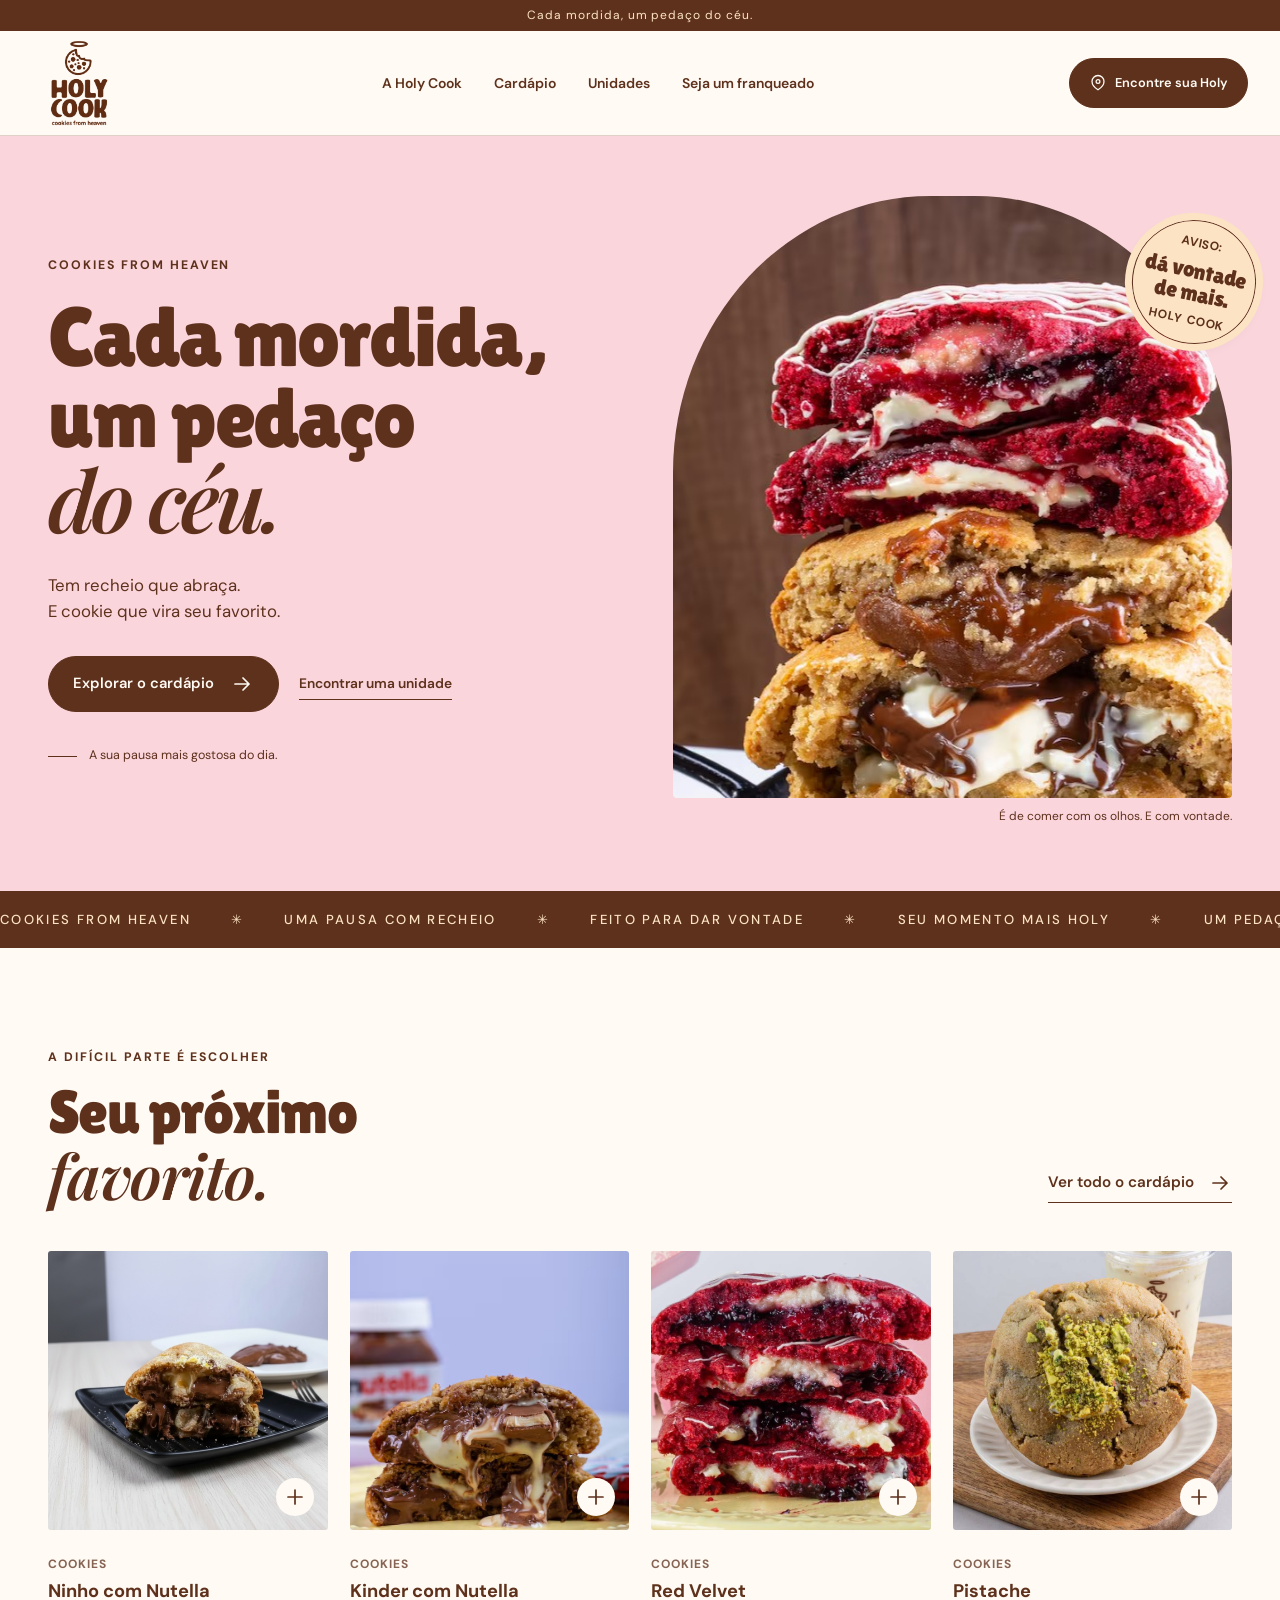
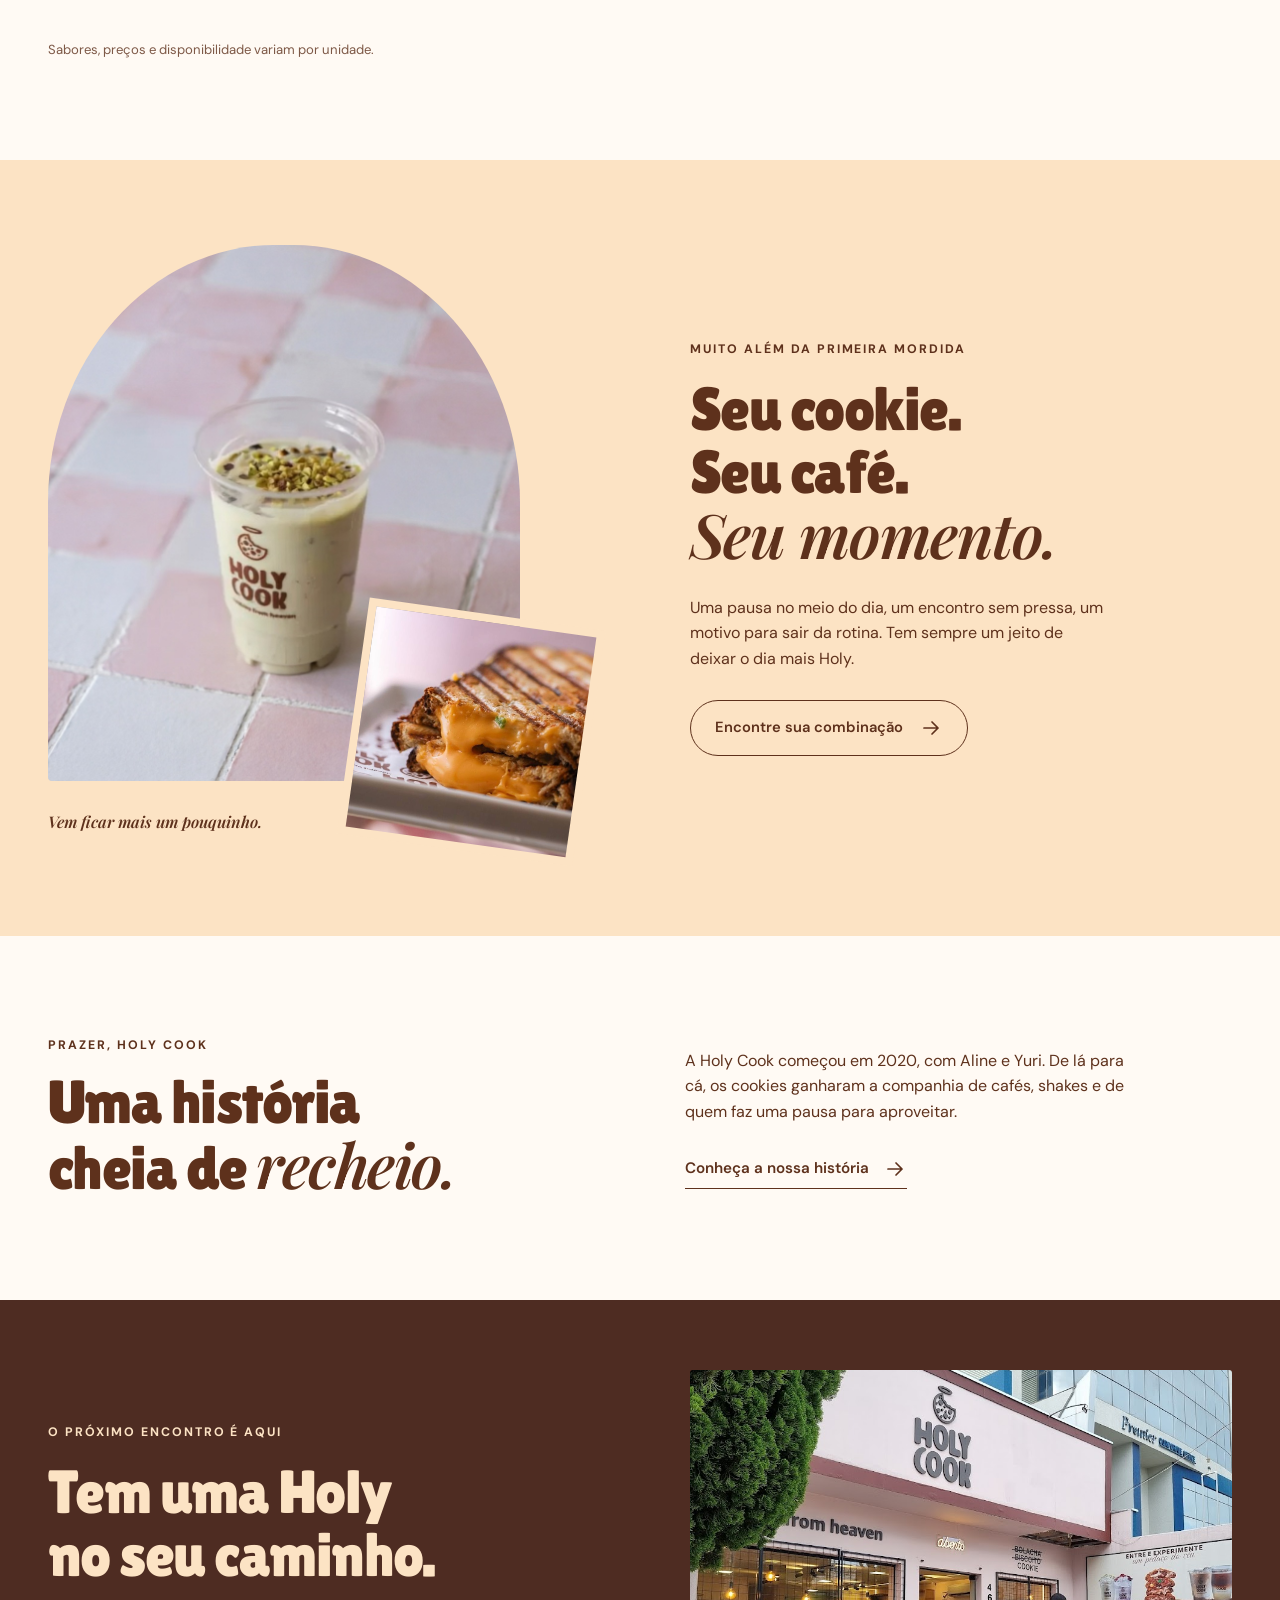
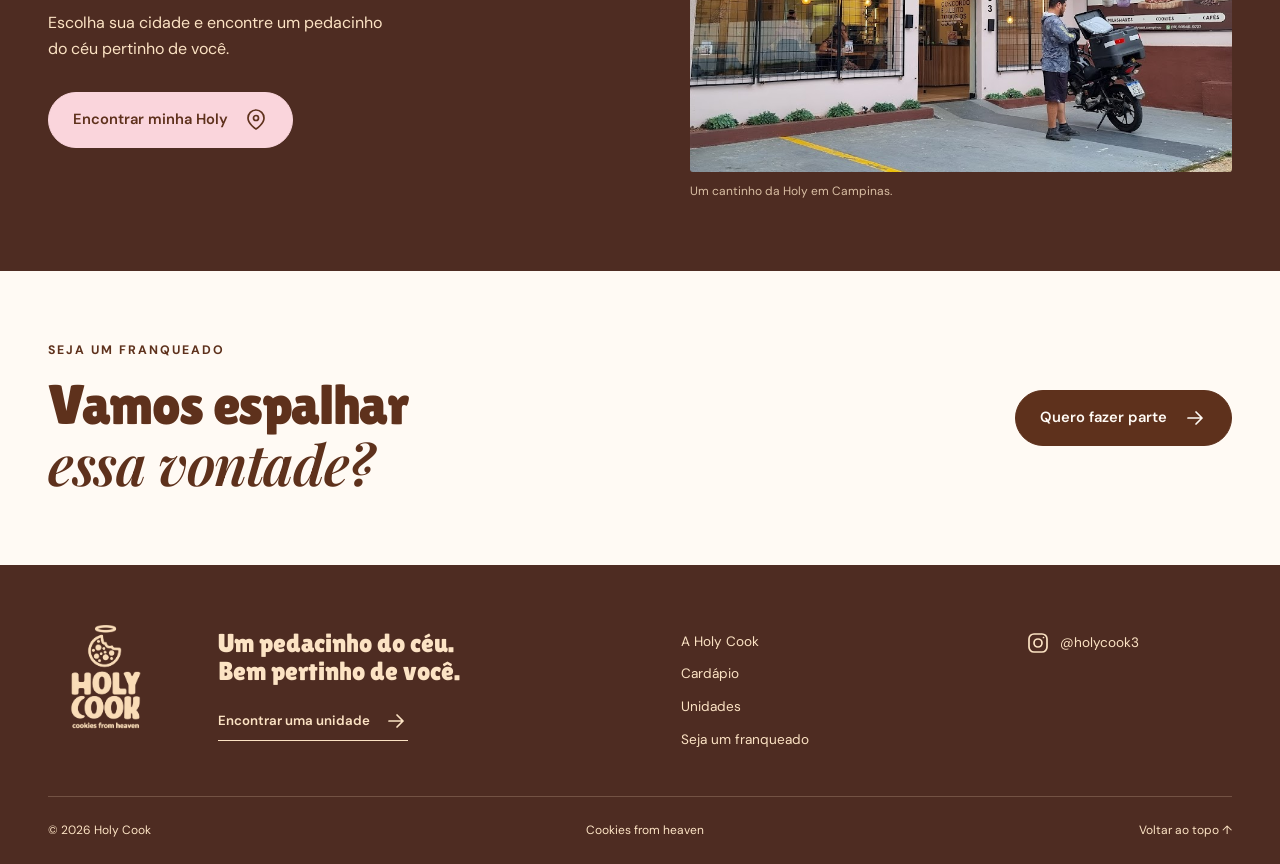
<file: index.html>
<!doctype html><html lang="pt-BR"><head><meta charset="utf-8"><meta name="viewport" content="width=device-width,initial-scale=1"><meta name="theme-color" content="#FAD5DC"><meta name="description" content="Cookies, shakes e pausas cheias de sabor. Conheça a Holy Cook, explore o cardápio e encontre sua unidade."><meta name="robots" content="noindex,nofollow"><title>Início | Holy Cook</title><link rel="icon" type="image/svg+xml" href="./assets/favicon.svg"><link rel="stylesheet" href="./assets/style.css"><script defer src="./assets/data.js"></script><script defer src="./assets/app.js"></script></head><body data-page="home" data-base="./"><a class="skip-link" href="#conteudo">Pular para o conteúdo</a><div class="top-note">Cada mordida, um pedaço do céu.</div><header class="site-header"><div class="header-inner"><a class="brand" href="./" aria-label="Holy Cook, início"><img class="brand-image" src="./assets/images/01_marca/logo-holy-cook-marrom-transparente.png" alt="Holy Cook — cookies from heaven" fetchpriority="high" loading="eager" decoding="async"></a><button class="menu-toggle" aria-label="Abrir menu" aria-expanded="false" aria-controls="main-nav"><svg class="icon " width="24" height="24" viewBox="0 0 24 24" fill="none" stroke="currentColor" stroke-width="1.7" stroke-linecap="round" stroke-linejoin="round" aria-hidden="true"><path d="M4 7h16M4 12h16M4 17h16"/></svg></button><nav id="main-nav" aria-label="Navegação principal"><a href="./a-holy-cook/"  class="">A Holy Cook</a><a href="./cardapio/"  class="">Cardápio</a><a href="./unidades/"  class="">Unidades</a><a href="./seja-um-franqueado/"  class="nav-franchise">Seja um franqueado<svg class="icon " width="24" height="24" viewBox="0 0 24 24" fill="none" stroke="currentColor" stroke-width="1.7" stroke-linecap="round" stroke-linejoin="round" aria-hidden="true"><path d="M5 12h14m-6-6 6 6-6 6"/></svg></a></nav><a class="button header-order" href="./unidades/"><svg class="icon " width="24" height="24" viewBox="0 0 24 24" fill="none" stroke="currentColor" stroke-width="1.7" stroke-linecap="round" stroke-linejoin="round" aria-hidden="true"><path d="M20 10c0 6-8 11-8 11S4 16 4 10a8 8 0 1 1 16 0Z"/><circle cx="12" cy="10" r="2.5"/></svg> Encontre sua Holy</a></div></header><main id="conteudo"><section class="hero"><div class="container hero-grid"><div class="hero-copy"><p class="eyebrow">Cookies from heaven</p><h1>Cada mordida,<br>um pedaço<br><span>do céu.</span></h1><p class="hero-description">Tem recheio que abraça.<br> E cookie que vira seu favorito.</p><div class="hero-actions"><a class="button" href="./cardapio/">Explorar o cardápio <svg class="icon " width="24" height="24" viewBox="0 0 24 24" fill="none" stroke="currentColor" stroke-width="1.7" stroke-linecap="round" stroke-linejoin="round" aria-hidden="true"><path d="M5 12h14m-6-6 6 6-6 6"/></svg></a><a class="text-link" href="./unidades/">Encontrar uma unidade</a></div><div class="hero-footnote"><span class="small-line"></span> A sua pausa mais gostosa do dia.</div></div><div class="hero-visual"><img class="hero-photo" src="./assets/images/02_home_e_experiencia/cookies-empilhados.jpg" alt="Cookies abertos e empilhados, com recheios de chocolate e creme à vista" fetchpriority="high" loading="eager" decoding="async"><div class="round-sticker" aria-hidden="true"><span>AVISO:</span><strong>dá vontade<br>de mais.</strong><span>HOLY COOK</span></div><span class="photo-caption">É de comer com os olhos. E com vontade.</span></div></div></section><div class="ribbon" aria-hidden="true"><div class="ribbon-track"><div class="ribbon-group"><span>COOKIES FROM HEAVEN</span><span>✳</span><span>UMA PAUSA COM RECHEIO</span><span>✳</span><span>FEITO PARA DAR VONTADE</span><span>✳</span><span>SEU MOMENTO MAIS HOLY</span><span>✳</span><span>UM PEDAÇO DO CÉU</span><span>✳</span></div><div class="ribbon-group"><span>COOKIES FROM HEAVEN</span><span>✳</span><span>UMA PAUSA COM RECHEIO</span><span>✳</span><span>FEITO PARA DAR VONTADE</span><span>✳</span><span>SEU MOMENTO MAIS HOLY</span><span>✳</span><span>UM PEDAÇO DO CÉU</span><span>✳</span></div></div></div><section class="section container"><div class="section-heading"><div><p class="eyebrow">A difícil parte é escolher</p><h2>Seu próximo<br><span class="serif">favorito.</span></h2></div><a class="text-link" href="./cardapio/">Ver todo o cardápio <svg class="icon " width="24" height="24" viewBox="0 0 24 24" fill="none" stroke="currentColor" stroke-width="1.7" stroke-linecap="round" stroke-linejoin="round" aria-hidden="true"><path d="M5 12h14m-6-6 6 6-6 6"/></svg></a></div><div class="product-grid featured-grid"><article class="product-card " data-category="Cookies" data-name="Cookie Ninho com Nutella"><button class="product-open" data-product="cookie-ninho-com-nutella" aria-label="Ver detalhes de Cookie Ninho com Nutella"><div class="product-photo"><img src="./assets/images/03_cardapio/01_cookies/cookie-ninho-com-nutella.jpg" alt="Cookie Ninho com Nutella" loading="lazy" decoding="async"><span class="product-plus"><svg class="icon " width="24" height="24" viewBox="0 0 24 24" fill="none" stroke="currentColor" stroke-width="1.7" stroke-linecap="round" stroke-linejoin="round" aria-hidden="true"><path d="M12 5v14M5 12h14"/></svg></span></div><div class="product-info"><span class="eyebrow">Cookies</span><h3>Ninho com Nutella</h3><span class="product-discover">Conhecer <svg class="icon " width="24" height="24" viewBox="0 0 24 24" fill="none" stroke="currentColor" stroke-width="1.7" stroke-linecap="round" stroke-linejoin="round" aria-hidden="true"><path d="M5 12h14m-6-6 6 6-6 6"/></svg></span></div></button></article><article class="product-card " data-category="Cookies" data-name="Cookie Kinder com Nutella"><button class="product-open" data-product="cookie-kinder-com-nutella" aria-label="Ver detalhes de Cookie Kinder com Nutella"><div class="product-photo"><img src="./assets/images/03_cardapio/01_cookies/cookie-kinder-com-nutella.jpg" alt="Cookie Kinder com Nutella" loading="lazy" decoding="async"><span class="product-plus"><svg class="icon " width="24" height="24" viewBox="0 0 24 24" fill="none" stroke="currentColor" stroke-width="1.7" stroke-linecap="round" stroke-linejoin="round" aria-hidden="true"><path d="M12 5v14M5 12h14"/></svg></span></div><div class="product-info"><span class="eyebrow">Cookies</span><h3>Kinder com Nutella</h3><span class="product-discover">Conhecer <svg class="icon " width="24" height="24" viewBox="0 0 24 24" fill="none" stroke="currentColor" stroke-width="1.7" stroke-linecap="round" stroke-linejoin="round" aria-hidden="true"><path d="M5 12h14m-6-6 6 6-6 6"/></svg></span></div></button></article><article class="product-card " data-category="Cookies" data-name="Cookie Red Velvet"><button class="product-open" data-product="cookie-red-velvet" aria-label="Ver detalhes de Cookie Red Velvet"><div class="product-photo"><img src="./assets/images/03_cardapio/01_cookies/cookie-red-velvet.jpg" alt="Cookie Red Velvet" loading="lazy" decoding="async"><span class="product-plus"><svg class="icon " width="24" height="24" viewBox="0 0 24 24" fill="none" stroke="currentColor" stroke-width="1.7" stroke-linecap="round" stroke-linejoin="round" aria-hidden="true"><path d="M12 5v14M5 12h14"/></svg></span></div><div class="product-info"><span class="eyebrow">Cookies</span><h3>Red Velvet</h3><span class="product-discover">Conhecer <svg class="icon " width="24" height="24" viewBox="0 0 24 24" fill="none" stroke="currentColor" stroke-width="1.7" stroke-linecap="round" stroke-linejoin="round" aria-hidden="true"><path d="M5 12h14m-6-6 6 6-6 6"/></svg></span></div></button></article><article class="product-card " data-category="Cookies" data-name="Cookie Pistache"><button class="product-open" data-product="cookie-pistache" aria-label="Ver detalhes de Cookie Pistache"><div class="product-photo"><img src="./assets/images/03_cardapio/01_cookies/cookie-pistache.jpg" alt="Cookie Pistache" loading="lazy" decoding="async"><span class="product-plus"><svg class="icon " width="24" height="24" viewBox="0 0 24 24" fill="none" stroke="currentColor" stroke-width="1.7" stroke-linecap="round" stroke-linejoin="round" aria-hidden="true"><path d="M12 5v14M5 12h14"/></svg></span></div><div class="product-info"><span class="eyebrow">Cookies</span><h3>Pistache</h3><span class="product-discover">Conhecer <svg class="icon " width="24" height="24" viewBox="0 0 24 24" fill="none" stroke="currentColor" stroke-width="1.7" stroke-linecap="round" stroke-linejoin="round" aria-hidden="true"><path d="M5 12h14m-6-6 6 6-6 6"/></svg></span></div></button></article></div><p class="quiet-note">Sabores, preços e disponibilidade variam por unidade.</p></section><section class="experience-section"><div class="container experience-grid"><div class="experience-images"><img class="experience-main" src="./assets/images/03_cardapio/02_shakes/milkshake-de-pistache.jpg" alt="Milkshake de Pistache da Holy Cook" loading="lazy" decoding="async"><img class="experience-small" src="./assets/images/03_cardapio/05_lanches/queijo-quente.jpg" alt="Queijo quente da Holy Cook" loading="lazy" decoding="async"><span class="image-label">Vem ficar mais um pouquinho.</span></div><div class="experience-copy"><p class="eyebrow">Muito além da primeira mordida</p><h2>Seu cookie.<br> Seu café.<br><span class="serif">Seu momento.</span></h2><p>Uma pausa no meio do dia, um encontro sem pressa, um motivo para sair da rotina. Tem sempre um jeito de deixar o dia mais Holy.</p><a class="button button-outline" href="./cardapio/">Encontre sua combinação <svg class="icon " width="24" height="24" viewBox="0 0 24 24" fill="none" stroke="currentColor" stroke-width="1.7" stroke-linecap="round" stroke-linejoin="round" aria-hidden="true"><path d="M5 12h14m-6-6 6 6-6 6"/></svg></a></div></div></section><section class="section container story-teaser"><div><p class="eyebrow">Prazer, Holy Cook</p><h2>Uma história<br>cheia de <span class="serif">recheio.</span></h2></div><div><p>A Holy Cook começou em 2020, com Aline e Yuri. De lá para cá, os cookies ganharam a companhia de cafés, shakes e de quem faz uma pausa para aproveitar.</p><a class="text-link" href="./a-holy-cook/">Conheça a nossa história <svg class="icon " width="24" height="24" viewBox="0 0 24 24" fill="none" stroke="currentColor" stroke-width="1.7" stroke-linecap="round" stroke-linejoin="round" aria-hidden="true"><path d="M5 12h14m-6-6 6 6-6 6"/></svg></a></div></section><section class="location-teaser"><div class="container location-grid"><div><p class="eyebrow">O próximo encontro é aqui</p><h2>Tem uma Holy<br>no seu caminho.</h2><p>Escolha sua cidade e encontre um pedacinho do céu pertinho de você.</p><a class="button button-light" href="./unidades/">Encontrar minha Holy <svg class="icon " width="24" height="24" viewBox="0 0 24 24" fill="none" stroke="currentColor" stroke-width="1.7" stroke-linecap="round" stroke-linejoin="round" aria-hidden="true"><path d="M20 10c0 6-8 11-8 11S4 16 4 10a8 8 0 1 1 16 0Z"/><circle cx="12" cy="10" r="2.5"/></svg></a></div><figure><img class="" src="./assets/images/04_unidades/campinas-fachada-conego-nery.jpg" alt="Fachada da Holy Cook na Rua Cônego Nery, em Campinas" loading="lazy" decoding="async"><figcaption>Um cantinho da Holy em Campinas.</figcaption></figure></div></section><section class="franchise-strip container"><div><p class="eyebrow">Seja um franqueado</p><h2>Vamos espalhar<br><span class="serif">essa vontade?</span></h2></div><a class="button" href="./seja-um-franqueado/">Quero fazer parte <svg class="icon " width="24" height="24" viewBox="0 0 24 24" fill="none" stroke="currentColor" stroke-width="1.7" stroke-linecap="round" stroke-linejoin="round" aria-hidden="true"><path d="M5 12h14m-6-6 6 6-6 6"/></svg></a></section></main><footer class="site-footer"><div class="container footer-main"><a class="footer-brand" href="./"><img class="brand-image" src="./assets/images/01_marca/logo-holy-cook-creme-transparente.png" alt="Holy Cook — cookies from heaven" fetchpriority="high" loading="eager" decoding="async"></a><div><p class="footer-title">Um pedacinho do céu.<br>Bem pertinho de você.</p><a class="text-link" href="./unidades/">Encontrar uma unidade <svg class="icon " width="24" height="24" viewBox="0 0 24 24" fill="none" stroke="currentColor" stroke-width="1.7" stroke-linecap="round" stroke-linejoin="round" aria-hidden="true"><path d="M5 12h14m-6-6 6 6-6 6"/></svg></a></div><nav aria-label="Navegação do rodapé"><a href="./a-holy-cook/">A Holy Cook</a><a href="./cardapio/">Cardápio</a><a href="./unidades/">Unidades</a><a href="./seja-um-franqueado/">Seja um franqueado</a></nav><a class="social-link" href="https://www.instagram.com/holycook3/" target="_blank" rel="noopener noreferrer" aria-label="Holy Cook no Instagram (abre em nova aba)"><svg class="icon " width="24" height="24" viewBox="0 0 24 24" fill="none" stroke="currentColor" stroke-width="1.7" stroke-linecap="round" stroke-linejoin="round" aria-hidden="true"><rect x="3" y="3" width="18" height="18" rx="5"/><circle cx="12" cy="12" r="4"/><path d="M17.5 6.5h.01"/></svg> @holycook3</a></div><div class="container footer-bottom"><span>© 2026 Holy Cook</span><span>Cookies from heaven</span><button class="plain-button" data-top>Voltar ao topo ↑</button></div></footer><dialog id="product-dialog" aria-labelledby="product-title"><button class="dialog-close" aria-label="Fechar detalhes"><svg class="icon " width="24" height="24" viewBox="0 0 24 24" fill="none" stroke="currentColor" stroke-width="1.7" stroke-linecap="round" stroke-linejoin="round" aria-hidden="true"><path d="m6 6 12 12M6 18 18 6"/></svg></button><div id="product-detail"><h2 id="product-title">Detalhes do produto</h2></div></dialog><div id="toast" class="toast" role="status" aria-live="polite"></div></body></html>
</file>
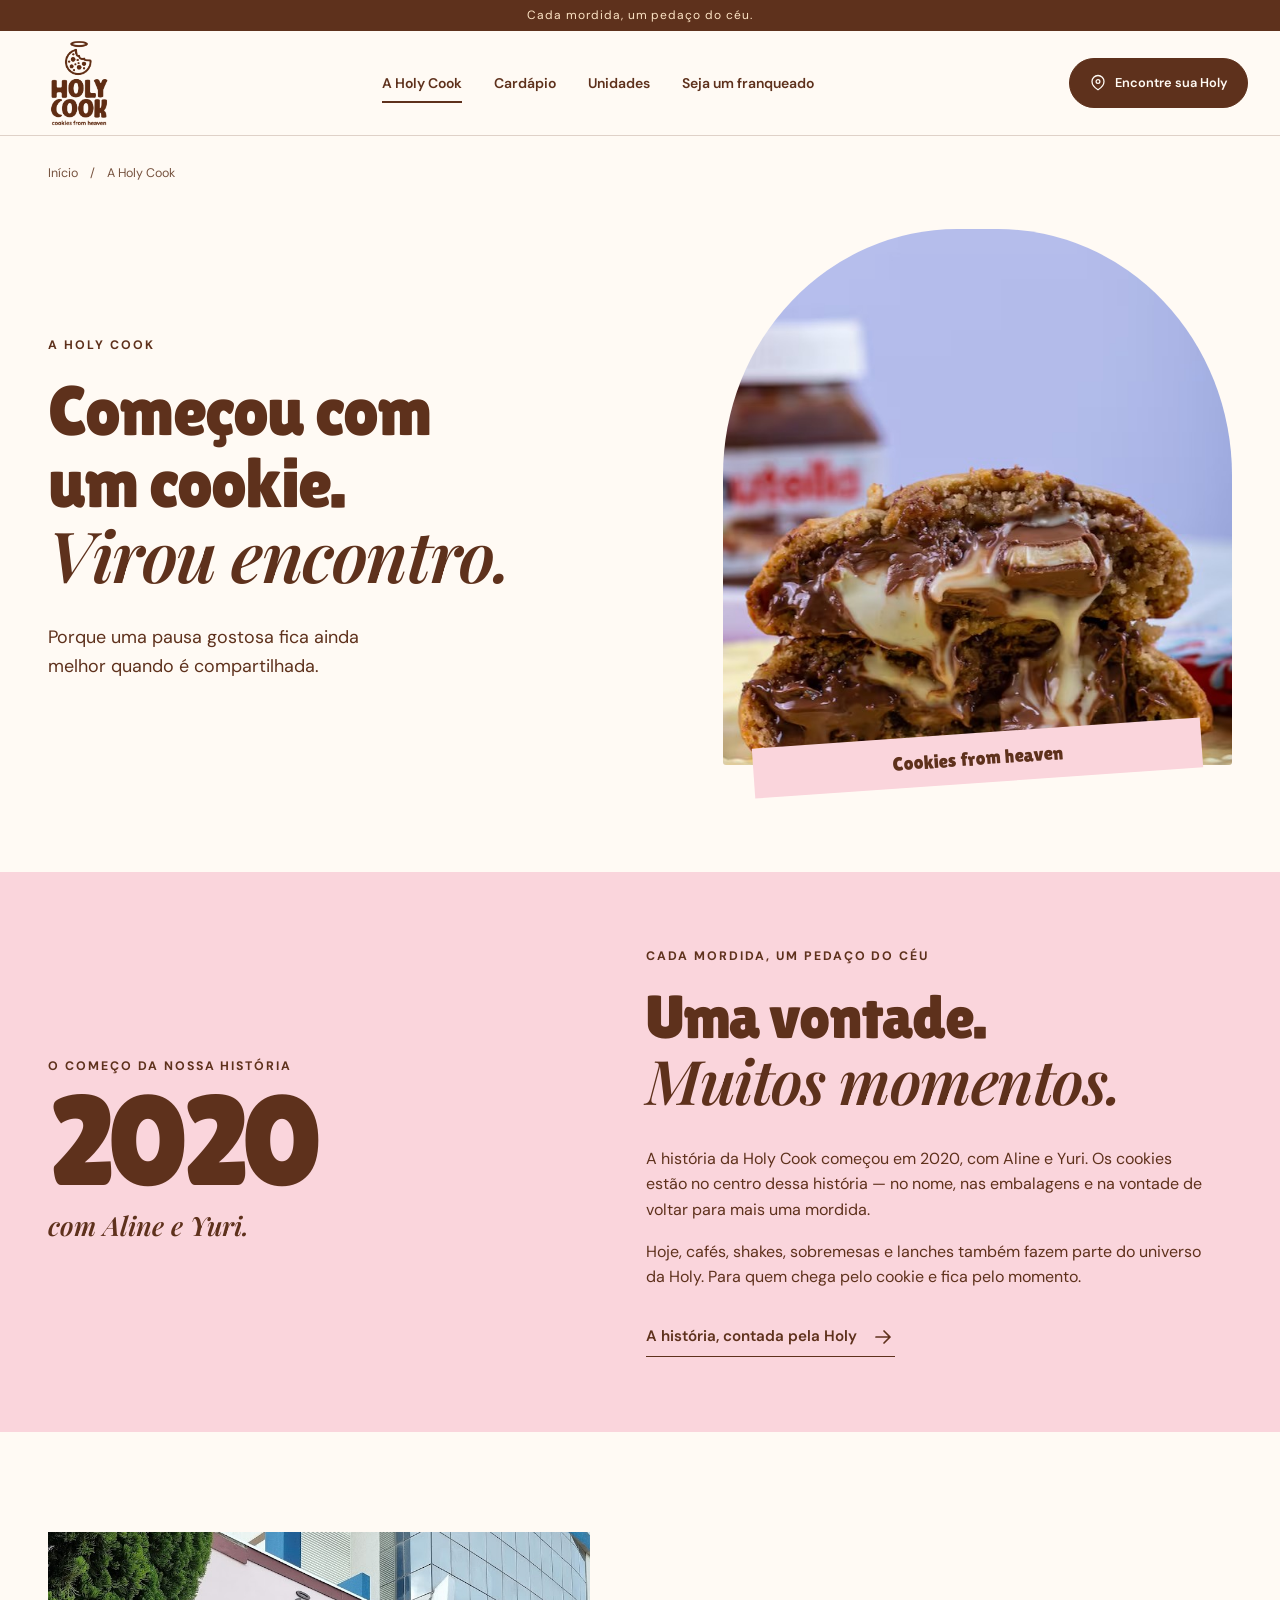
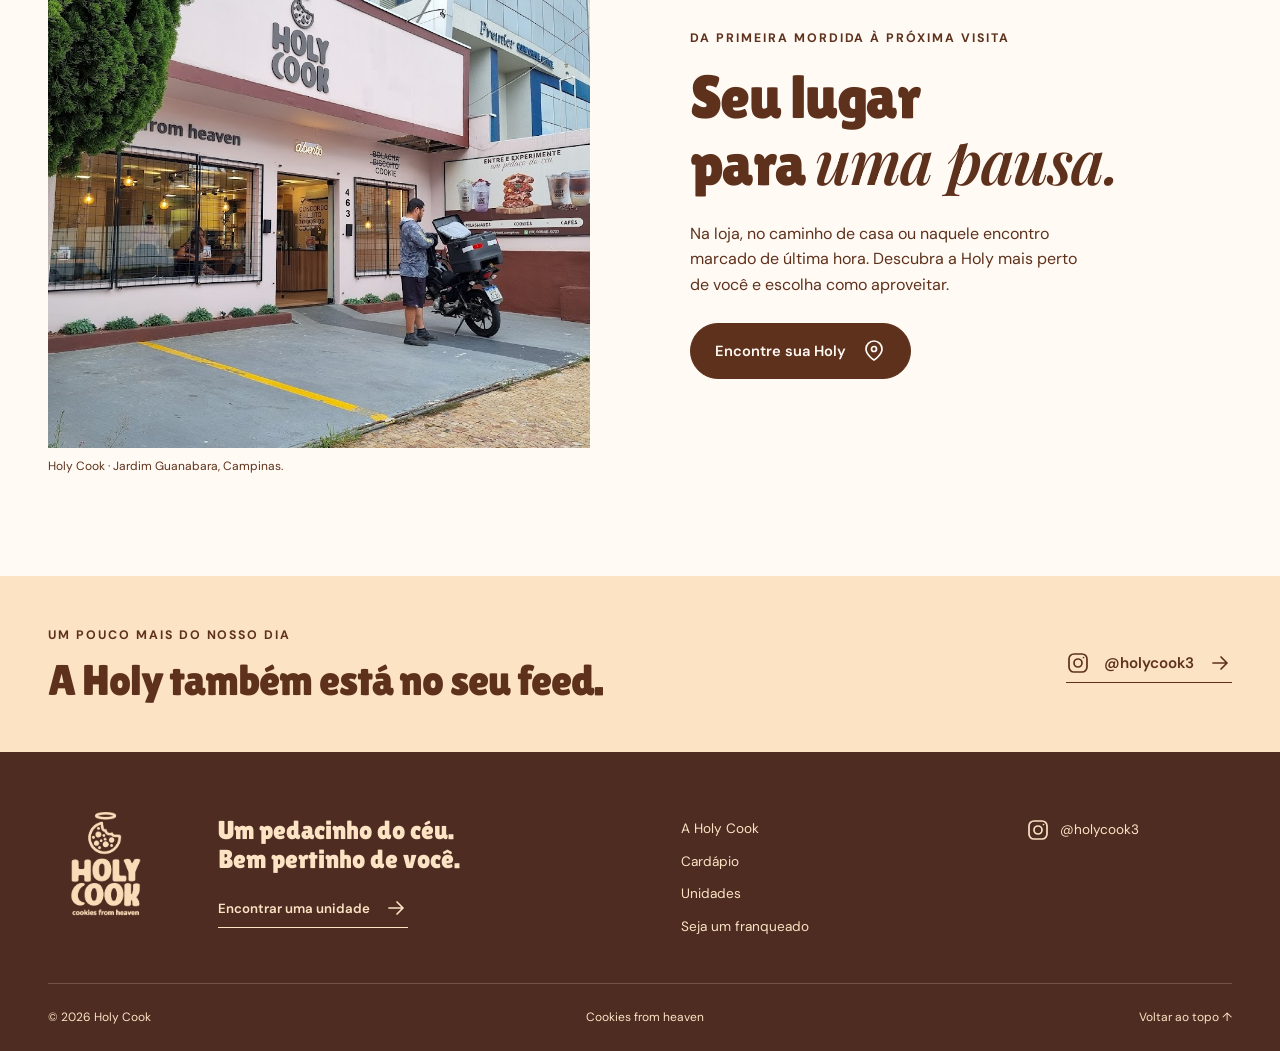
<file: a-holy-cook/index.html>
<!doctype html><html lang="pt-BR"><head><meta charset="utf-8"><meta name="viewport" content="width=device-width,initial-scale=1"><meta name="theme-color" content="#FAD5DC"><meta name="description" content="Conheça a história e o universo da Holy Cook. Cada mordida, um pedaço do céu."><meta name="robots" content="noindex,nofollow"><title>A Holy Cook | Holy Cook</title><link rel="icon" type="image/svg+xml" href="../assets/favicon.svg"><link rel="stylesheet" href="../assets/style.css"><script defer src="../assets/data.js"></script><script defer src="../assets/app.js"></script></head><body data-page="a-holy-cook" data-base="../"><a class="skip-link" href="#conteudo">Pular para o conteúdo</a><div class="top-note">Cada mordida, um pedaço do céu.</div><header class="site-header"><div class="header-inner"><a class="brand" href="../" aria-label="Holy Cook, início"><img class="brand-image" src="../assets/images/01_marca/logo-holy-cook-marrom-transparente.png" alt="Holy Cook — cookies from heaven" fetchpriority="high" loading="eager" decoding="async"></a><button class="menu-toggle" aria-label="Abrir menu" aria-expanded="false" aria-controls="main-nav"><svg class="icon " width="24" height="24" viewBox="0 0 24 24" fill="none" stroke="currentColor" stroke-width="1.7" stroke-linecap="round" stroke-linejoin="round" aria-hidden="true"><path d="M4 7h16M4 12h16M4 17h16"/></svg></button><nav id="main-nav" aria-label="Navegação principal"><a href="../a-holy-cook/" aria-current="page" class="">A Holy Cook</a><a href="../cardapio/"  class="">Cardápio</a><a href="../unidades/"  class="">Unidades</a><a href="../seja-um-franqueado/"  class="nav-franchise">Seja um franqueado<svg class="icon " width="24" height="24" viewBox="0 0 24 24" fill="none" stroke="currentColor" stroke-width="1.7" stroke-linecap="round" stroke-linejoin="round" aria-hidden="true"><path d="M5 12h14m-6-6 6 6-6 6"/></svg></a></nav><a class="button header-order" href="../unidades/"><svg class="icon " width="24" height="24" viewBox="0 0 24 24" fill="none" stroke="currentColor" stroke-width="1.7" stroke-linecap="round" stroke-linejoin="round" aria-hidden="true"><path d="M20 10c0 6-8 11-8 11S4 16 4 10a8 8 0 1 1 16 0Z"/><circle cx="12" cy="10" r="2.5"/></svg> Encontre sua Holy</a></div></header><main id="conteudo"><div class="breadcrumb container"><a href="../">Início</a><span aria-hidden="true">/</span><span>A Holy Cook</span></div><section class="container about-opening"><div><p class="eyebrow">A Holy Cook</p><h1>Começou com<br>um cookie.<br><span class="serif">Virou encontro.</span></h1><p class="lead">Porque uma pausa gostosa fica ainda melhor quando é compartilhada.</p></div><div class="about-product"><img class="" src="../assets/images/03_cardapio/01_cookies/cookie-kinder-com-nutella.jpg" alt="Cookie Kinder com Nutella aberto, com o recheio à vista" fetchpriority="high" loading="eager" decoding="async"><span class="photo-tag">Cookies from heaven</span></div></section><section class="story-section"><div class="container story-grid"><div class="year-mark"><span class="eyebrow">O começo da nossa história</span><strong>2020</strong><span>com Aline e Yuri.</span></div><div><p class="eyebrow">Cada mordida, um pedaço do céu</p><h2>Uma vontade.<br><span class="serif">Muitos momentos.</span></h2><p>A história da Holy Cook começou em 2020, com Aline e Yuri. Os cookies estão no centro dessa história — no nome, nas embalagens e na vontade de voltar para mais uma mordida.</p><p>Hoje, cafés, shakes, sobremesas e lanches também fazem parte do universo da Holy. Para quem chega pelo cookie e fica pelo momento.</p><a class="text-link" href="https://www.instagram.com/holycook3/reel/Dc_d__juSzP/" target="_blank" rel="noopener noreferrer">A história, contada pela Holy <svg class="icon " width="24" height="24" viewBox="0 0 24 24" fill="none" stroke="currentColor" stroke-width="1.7" stroke-linecap="round" stroke-linejoin="round" aria-hidden="true"><path d="M5 12h14m-6-6 6 6-6 6"/></svg></a></div></div></section><section class="section container about-place"><figure><img class="" src="../assets/images/04_unidades/campinas-fachada-conego-nery.jpg" alt="Entrada da Holy Cook em Campinas" loading="lazy" decoding="async"><figcaption>Holy Cook · Jardim Guanabara, Campinas.</figcaption></figure><div><p class="eyebrow">Da primeira mordida à próxima visita</p><h2>Seu lugar<br>para <span class="serif">uma pausa.</span></h2><p>Na loja, no caminho de casa ou naquele encontro marcado de última hora. Descubra a Holy mais perto de você e escolha como aproveitar.</p><a class="button" href="../unidades/">Encontre sua Holy <svg class="icon " width="24" height="24" viewBox="0 0 24 24" fill="none" stroke="currentColor" stroke-width="1.7" stroke-linecap="round" stroke-linejoin="round" aria-hidden="true"><path d="M20 10c0 6-8 11-8 11S4 16 4 10a8 8 0 1 1 16 0Z"/><circle cx="12" cy="10" r="2.5"/></svg></a></div></section><section class="instagram-band"><div class="container"><div><p class="eyebrow">Um pouco mais do nosso dia</p><h2>A Holy também está no seu feed.</h2></div><a class="text-link" href="https://www.instagram.com/holycook3/" target="_blank" rel="noopener noreferrer"><svg class="icon " width="24" height="24" viewBox="0 0 24 24" fill="none" stroke="currentColor" stroke-width="1.7" stroke-linecap="round" stroke-linejoin="round" aria-hidden="true"><rect x="3" y="3" width="18" height="18" rx="5"/><circle cx="12" cy="12" r="4"/><path d="M17.5 6.5h.01"/></svg> @holycook3 <svg class="icon " width="24" height="24" viewBox="0 0 24 24" fill="none" stroke="currentColor" stroke-width="1.7" stroke-linecap="round" stroke-linejoin="round" aria-hidden="true"><path d="M5 12h14m-6-6 6 6-6 6"/></svg></a></div></section></main><footer class="site-footer"><div class="container footer-main"><a class="footer-brand" href="../"><img class="brand-image" src="../assets/images/01_marca/logo-holy-cook-creme-transparente.png" alt="Holy Cook — cookies from heaven" fetchpriority="high" loading="eager" decoding="async"></a><div><p class="footer-title">Um pedacinho do céu.<br>Bem pertinho de você.</p><a class="text-link" href="../unidades/">Encontrar uma unidade <svg class="icon " width="24" height="24" viewBox="0 0 24 24" fill="none" stroke="currentColor" stroke-width="1.7" stroke-linecap="round" stroke-linejoin="round" aria-hidden="true"><path d="M5 12h14m-6-6 6 6-6 6"/></svg></a></div><nav aria-label="Navegação do rodapé"><a href="../a-holy-cook/">A Holy Cook</a><a href="../cardapio/">Cardápio</a><a href="../unidades/">Unidades</a><a href="../seja-um-franqueado/">Seja um franqueado</a></nav><a class="social-link" href="https://www.instagram.com/holycook3/" target="_blank" rel="noopener noreferrer" aria-label="Holy Cook no Instagram (abre em nova aba)"><svg class="icon " width="24" height="24" viewBox="0 0 24 24" fill="none" stroke="currentColor" stroke-width="1.7" stroke-linecap="round" stroke-linejoin="round" aria-hidden="true"><rect x="3" y="3" width="18" height="18" rx="5"/><circle cx="12" cy="12" r="4"/><path d="M17.5 6.5h.01"/></svg> @holycook3</a></div><div class="container footer-bottom"><span>© 2026 Holy Cook</span><span>Cookies from heaven</span><button class="plain-button" data-top>Voltar ao topo ↑</button></div></footer><dialog id="product-dialog" aria-labelledby="product-title"><button class="dialog-close" aria-label="Fechar detalhes"><svg class="icon " width="24" height="24" viewBox="0 0 24 24" fill="none" stroke="currentColor" stroke-width="1.7" stroke-linecap="round" stroke-linejoin="round" aria-hidden="true"><path d="m6 6 12 12M6 18 18 6"/></svg></button><div id="product-detail"><h2 id="product-title">Detalhes do produto</h2></div></dialog><div id="toast" class="toast" role="status" aria-live="polite"></div></body></html>
</file>
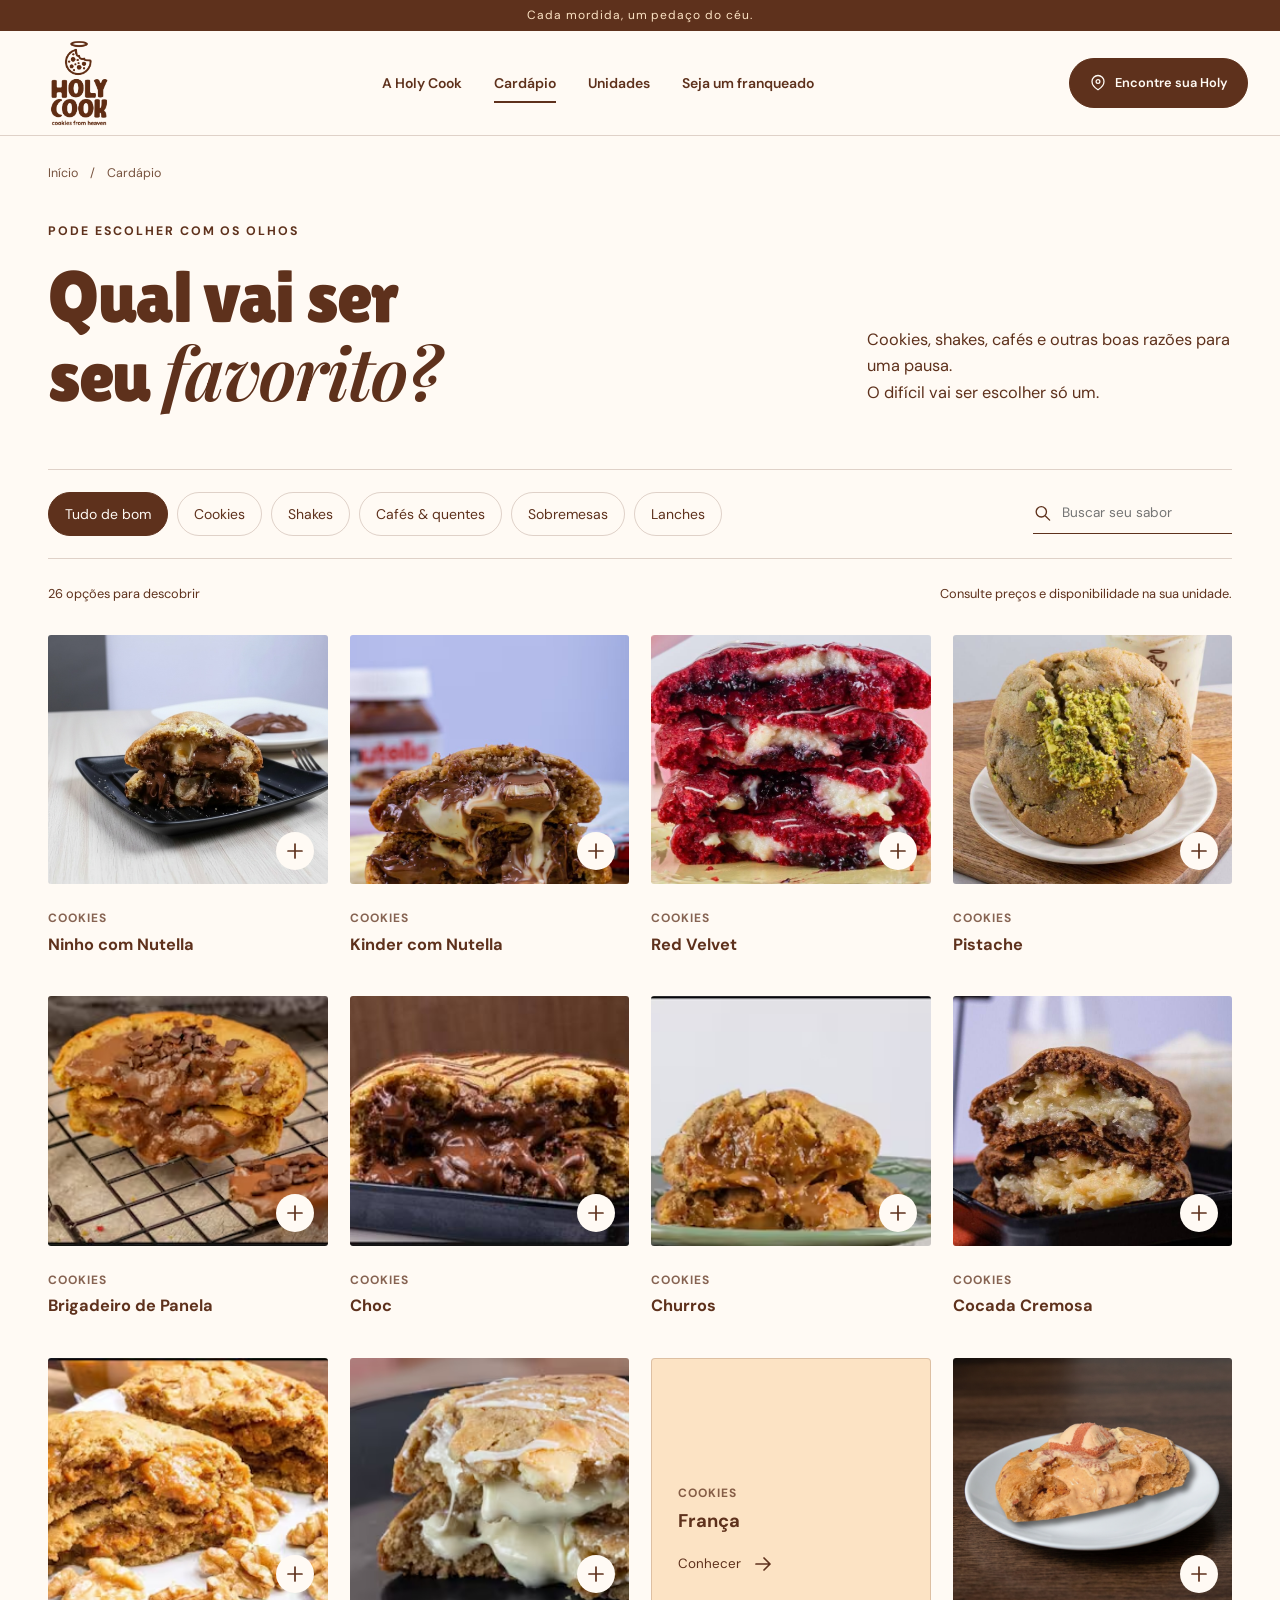
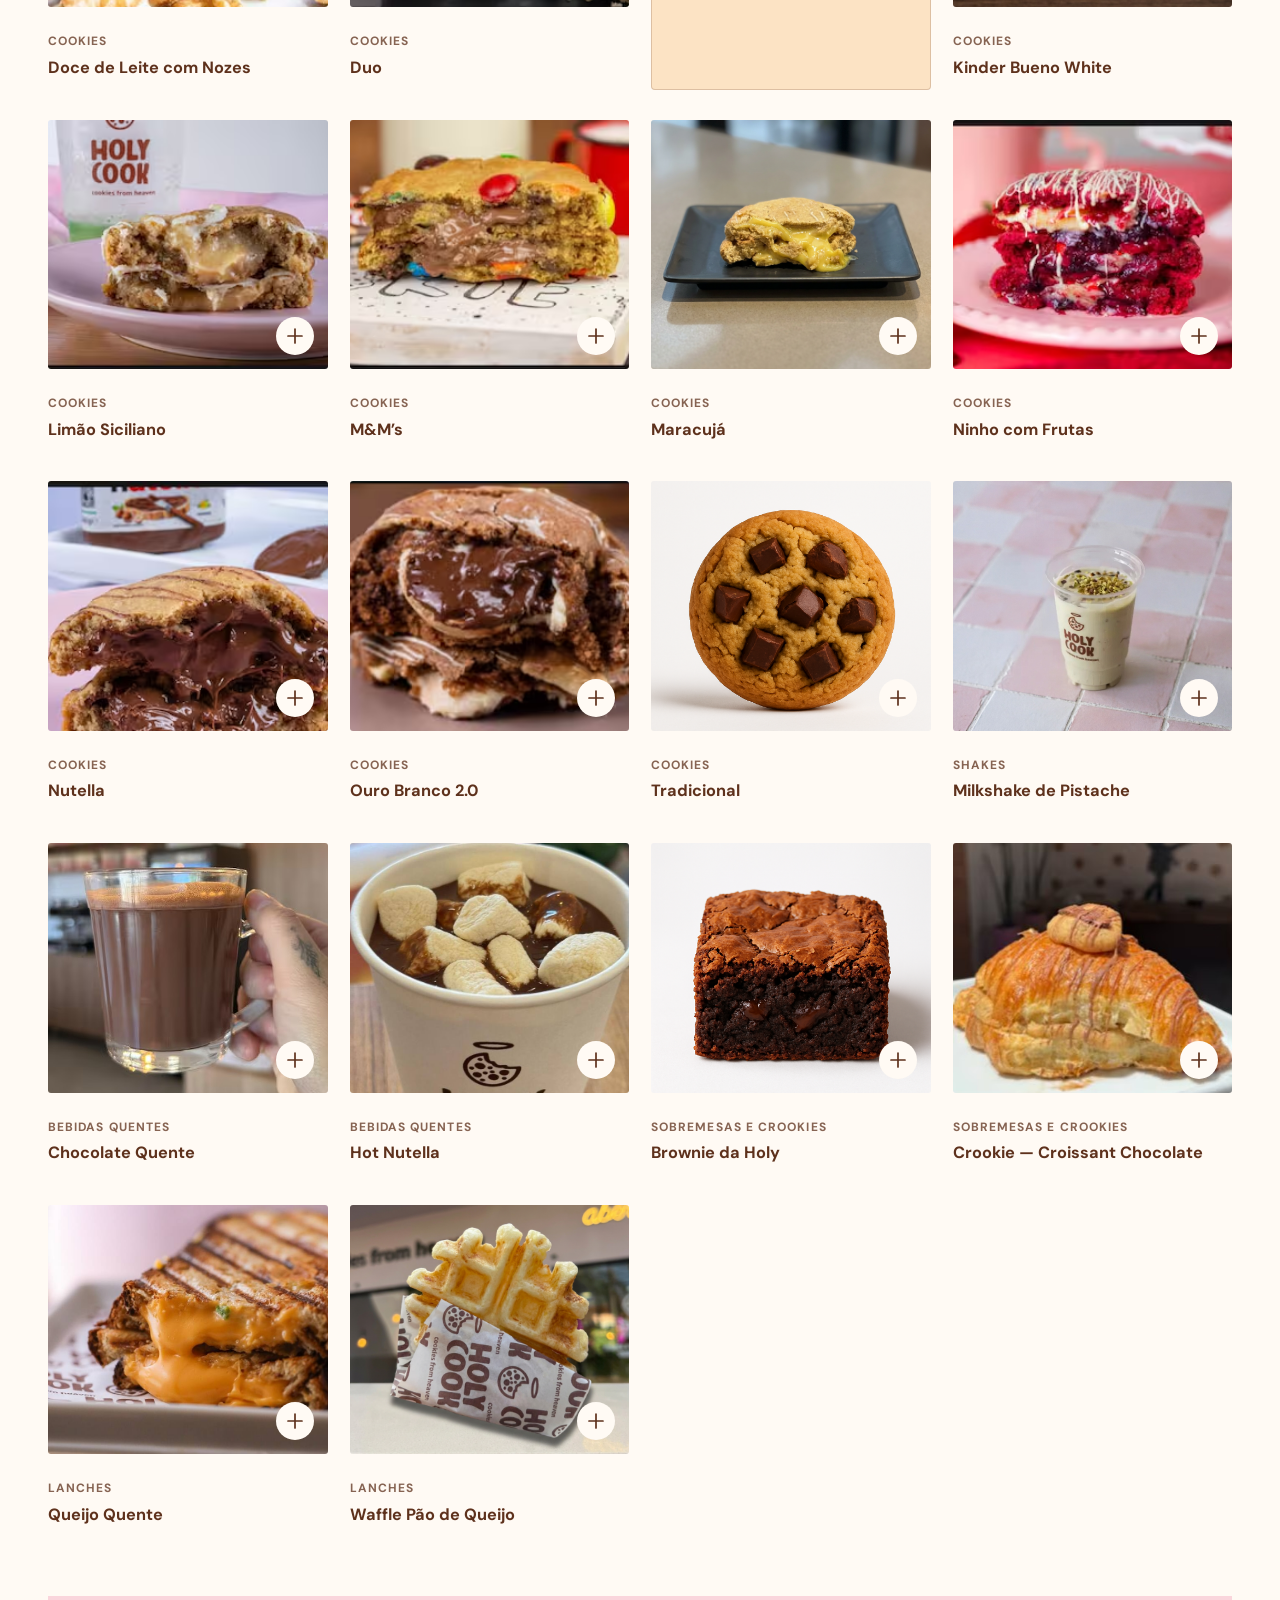
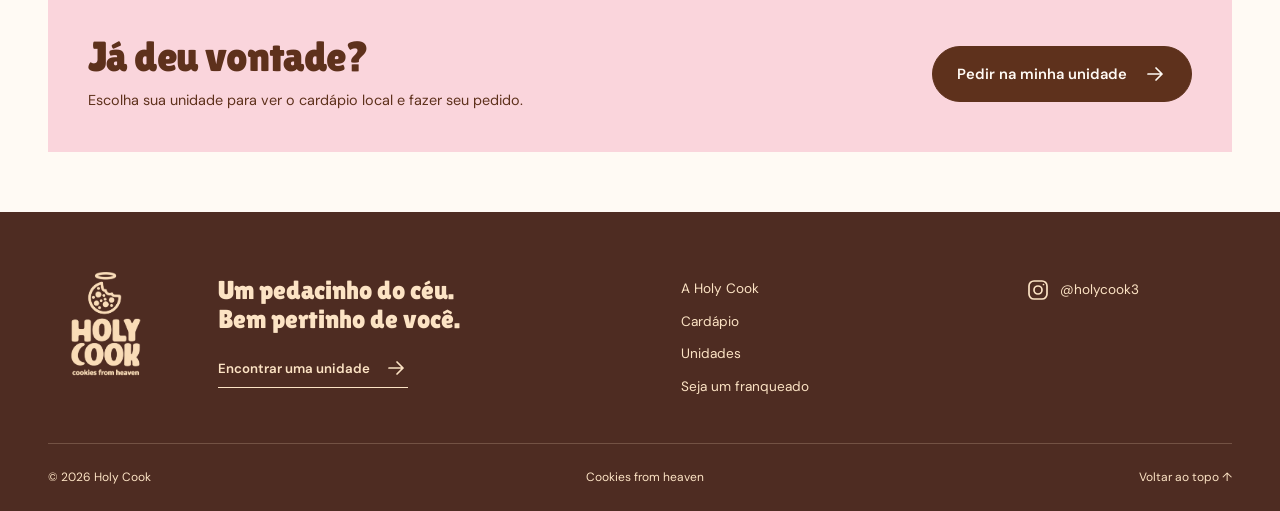
<file: cardapio/index.html>
<!doctype html><html lang="pt-BR"><head><meta charset="utf-8"><meta name="viewport" content="width=device-width,initial-scale=1"><meta name="theme-color" content="#FAD5DC"><meta name="description" content="Explore os cookies, shakes, sobremesas, bebidas e lanches da Holy Cook. Escolha seu próximo favorito."><meta name="robots" content="noindex,nofollow"><title>Cardápio | Holy Cook</title><link rel="icon" type="image/svg+xml" href="../assets/favicon.svg"><link rel="stylesheet" href="../assets/style.css"><script defer src="../assets/data.js"></script><script defer src="../assets/app.js"></script></head><body data-page="cardapio" data-base="../"><a class="skip-link" href="#conteudo">Pular para o conteúdo</a><div class="top-note">Cada mordida, um pedaço do céu.</div><header class="site-header"><div class="header-inner"><a class="brand" href="../" aria-label="Holy Cook, início"><img class="brand-image" src="../assets/images/01_marca/logo-holy-cook-marrom-transparente.png" alt="Holy Cook — cookies from heaven" fetchpriority="high" loading="eager" decoding="async"></a><button class="menu-toggle" aria-label="Abrir menu" aria-expanded="false" aria-controls="main-nav"><svg class="icon " width="24" height="24" viewBox="0 0 24 24" fill="none" stroke="currentColor" stroke-width="1.7" stroke-linecap="round" stroke-linejoin="round" aria-hidden="true"><path d="M4 7h16M4 12h16M4 17h16"/></svg></button><nav id="main-nav" aria-label="Navegação principal"><a href="../a-holy-cook/"  class="">A Holy Cook</a><a href="../cardapio/" aria-current="page" class="">Cardápio</a><a href="../unidades/"  class="">Unidades</a><a href="../seja-um-franqueado/"  class="nav-franchise">Seja um franqueado<svg class="icon " width="24" height="24" viewBox="0 0 24 24" fill="none" stroke="currentColor" stroke-width="1.7" stroke-linecap="round" stroke-linejoin="round" aria-hidden="true"><path d="M5 12h14m-6-6 6 6-6 6"/></svg></a></nav><a class="button header-order" href="../unidades/"><svg class="icon " width="24" height="24" viewBox="0 0 24 24" fill="none" stroke="currentColor" stroke-width="1.7" stroke-linecap="round" stroke-linejoin="round" aria-hidden="true"><path d="M20 10c0 6-8 11-8 11S4 16 4 10a8 8 0 1 1 16 0Z"/><circle cx="12" cy="10" r="2.5"/></svg> Encontre sua Holy</a></div></header><main id="conteudo"><div class="breadcrumb container"><a href="../">Início</a><span aria-hidden="true">/</span><span>Cardápio</span></div><section class="page-intro container menu-intro"><div><p class="eyebrow">Pode escolher com os olhos</p><h1>Qual vai ser<br>seu <span class="serif">favorito?</span></h1></div><p>Cookies, shakes, cafés e outras boas razões para uma pausa.<br> O difícil vai ser escolher só um.</p></section><section class="container catalog-section"><div class="catalog-toolbar"><div class="category-filters" role="group" aria-label="Categorias do cardápio"><button class="filter active" aria-pressed="true" data-filter="Todos">Tudo de bom</button><button class="filter" aria-pressed="false" data-filter="Cookies">Cookies</button><button class="filter" aria-pressed="false" data-filter="Shakes">Shakes</button><button class="filter" aria-pressed="false" data-filter="Bebidas quentes">Cafés &amp; quentes</button><button class="filter" aria-pressed="false" data-filter="Sobremesas e crookies">Sobremesas</button><button class="filter" aria-pressed="false" data-filter="Lanches">Lanches</button></div><label class="search-field"><span class="sr-only">Buscar no cardápio</span><svg class="icon " width="24" height="24" viewBox="0 0 24 24" fill="none" stroke="currentColor" stroke-width="1.7" stroke-linecap="round" stroke-linejoin="round" aria-hidden="true"><circle cx="10.5" cy="10.5" r="6.5"/><path d="m16 16 5 5"/></svg><input id="product-search" type="search" placeholder="Buscar seu sabor" autocomplete="off"></label></div><div class="catalog-meta"><p id="product-count" role="status" aria-live="polite">26 opções para descobrir</p><p>Consulte preços e disponibilidade na sua unidade.</p></div><div id="catalog-grid" class="product-grid"><article class="product-card " data-category="Cookies" data-name="Cookie Ninho com Nutella"><button class="product-open" data-product="cookie-ninho-com-nutella" aria-label="Ver detalhes de Cookie Ninho com Nutella"><div class="product-photo"><img src="../assets/images/03_cardapio/01_cookies/cookie-ninho-com-nutella.jpg" alt="Cookie Ninho com Nutella" loading="lazy" decoding="async"><span class="product-plus"><svg class="icon " width="24" height="24" viewBox="0 0 24 24" fill="none" stroke="currentColor" stroke-width="1.7" stroke-linecap="round" stroke-linejoin="round" aria-hidden="true"><path d="M12 5v14M5 12h14"/></svg></span></div><div class="product-info"><span class="eyebrow">Cookies</span><h3>Ninho com Nutella</h3><span class="product-discover">Conhecer <svg class="icon " width="24" height="24" viewBox="0 0 24 24" fill="none" stroke="currentColor" stroke-width="1.7" stroke-linecap="round" stroke-linejoin="round" aria-hidden="true"><path d="M5 12h14m-6-6 6 6-6 6"/></svg></span></div></button></article><article class="product-card " data-category="Cookies" data-name="Cookie Kinder com Nutella"><button class="product-open" data-product="cookie-kinder-com-nutella" aria-label="Ver detalhes de Cookie Kinder com Nutella"><div class="product-photo"><img src="../assets/images/03_cardapio/01_cookies/cookie-kinder-com-nutella.jpg" alt="Cookie Kinder com Nutella" loading="lazy" decoding="async"><span class="product-plus"><svg class="icon " width="24" height="24" viewBox="0 0 24 24" fill="none" stroke="currentColor" stroke-width="1.7" stroke-linecap="round" stroke-linejoin="round" aria-hidden="true"><path d="M12 5v14M5 12h14"/></svg></span></div><div class="product-info"><span class="eyebrow">Cookies</span><h3>Kinder com Nutella</h3><span class="product-discover">Conhecer <svg class="icon " width="24" height="24" viewBox="0 0 24 24" fill="none" stroke="currentColor" stroke-width="1.7" stroke-linecap="round" stroke-linejoin="round" aria-hidden="true"><path d="M5 12h14m-6-6 6 6-6 6"/></svg></span></div></button></article><article class="product-card " data-category="Cookies" data-name="Cookie Red Velvet"><button class="product-open" data-product="cookie-red-velvet" aria-label="Ver detalhes de Cookie Red Velvet"><div class="product-photo"><img src="../assets/images/03_cardapio/01_cookies/cookie-red-velvet.jpg" alt="Cookie Red Velvet" loading="lazy" decoding="async"><span class="product-plus"><svg class="icon " width="24" height="24" viewBox="0 0 24 24" fill="none" stroke="currentColor" stroke-width="1.7" stroke-linecap="round" stroke-linejoin="round" aria-hidden="true"><path d="M12 5v14M5 12h14"/></svg></span></div><div class="product-info"><span class="eyebrow">Cookies</span><h3>Red Velvet</h3><span class="product-discover">Conhecer <svg class="icon " width="24" height="24" viewBox="0 0 24 24" fill="none" stroke="currentColor" stroke-width="1.7" stroke-linecap="round" stroke-linejoin="round" aria-hidden="true"><path d="M5 12h14m-6-6 6 6-6 6"/></svg></span></div></button></article><article class="product-card " data-category="Cookies" data-name="Cookie Pistache"><button class="product-open" data-product="cookie-pistache" aria-label="Ver detalhes de Cookie Pistache"><div class="product-photo"><img src="../assets/images/03_cardapio/01_cookies/cookie-pistache.jpg" alt="Cookie Pistache" loading="lazy" decoding="async"><span class="product-plus"><svg class="icon " width="24" height="24" viewBox="0 0 24 24" fill="none" stroke="currentColor" stroke-width="1.7" stroke-linecap="round" stroke-linejoin="round" aria-hidden="true"><path d="M12 5v14M5 12h14"/></svg></span></div><div class="product-info"><span class="eyebrow">Cookies</span><h3>Pistache</h3><span class="product-discover">Conhecer <svg class="icon " width="24" height="24" viewBox="0 0 24 24" fill="none" stroke="currentColor" stroke-width="1.7" stroke-linecap="round" stroke-linejoin="round" aria-hidden="true"><path d="M5 12h14m-6-6 6 6-6 6"/></svg></span></div></button></article><article class="product-card " data-category="Cookies" data-name="Cookie Brigadeiro de Panela"><button class="product-open" data-product="cookie-brigadeiro-de-panela" aria-label="Ver detalhes de Cookie Brigadeiro de Panela"><div class="product-photo"><img src="../assets/images/03_cardapio/01_cookies/cookie-brigadeiro-de-panela.avif" alt="Cookie Brigadeiro de Panela" loading="lazy" decoding="async"><span class="product-plus"><svg class="icon " width="24" height="24" viewBox="0 0 24 24" fill="none" stroke="currentColor" stroke-width="1.7" stroke-linecap="round" stroke-linejoin="round" aria-hidden="true"><path d="M12 5v14M5 12h14"/></svg></span></div><div class="product-info"><span class="eyebrow">Cookies</span><h3>Brigadeiro de Panela</h3><span class="product-discover">Conhecer <svg class="icon " width="24" height="24" viewBox="0 0 24 24" fill="none" stroke="currentColor" stroke-width="1.7" stroke-linecap="round" stroke-linejoin="round" aria-hidden="true"><path d="M5 12h14m-6-6 6 6-6 6"/></svg></span></div></button></article><article class="product-card " data-category="Cookies" data-name="Cookie Choc"><button class="product-open" data-product="cookie-choc" aria-label="Ver detalhes de Cookie Choc"><div class="product-photo"><img src="../assets/images/03_cardapio/01_cookies/cookie-choc.jpg" alt="Cookie Choc" loading="lazy" decoding="async"><span class="product-plus"><svg class="icon " width="24" height="24" viewBox="0 0 24 24" fill="none" stroke="currentColor" stroke-width="1.7" stroke-linecap="round" stroke-linejoin="round" aria-hidden="true"><path d="M12 5v14M5 12h14"/></svg></span></div><div class="product-info"><span class="eyebrow">Cookies</span><h3>Choc</h3><span class="product-discover">Conhecer <svg class="icon " width="24" height="24" viewBox="0 0 24 24" fill="none" stroke="currentColor" stroke-width="1.7" stroke-linecap="round" stroke-linejoin="round" aria-hidden="true"><path d="M5 12h14m-6-6 6 6-6 6"/></svg></span></div></button></article><article class="product-card " data-category="Cookies" data-name="Cookie Churros"><button class="product-open" data-product="cookie-churros" aria-label="Ver detalhes de Cookie Churros"><div class="product-photo"><img src="../assets/images/03_cardapio/01_cookies/cookie-churros.avif" alt="Cookie Churros" loading="lazy" decoding="async"><span class="product-plus"><svg class="icon " width="24" height="24" viewBox="0 0 24 24" fill="none" stroke="currentColor" stroke-width="1.7" stroke-linecap="round" stroke-linejoin="round" aria-hidden="true"><path d="M12 5v14M5 12h14"/></svg></span></div><div class="product-info"><span class="eyebrow">Cookies</span><h3>Churros</h3><span class="product-discover">Conhecer <svg class="icon " width="24" height="24" viewBox="0 0 24 24" fill="none" stroke="currentColor" stroke-width="1.7" stroke-linecap="round" stroke-linejoin="round" aria-hidden="true"><path d="M5 12h14m-6-6 6 6-6 6"/></svg></span></div></button></article><article class="product-card " data-category="Cookies" data-name="Cookie Cocada Cremosa"><button class="product-open" data-product="cookie-cocada-cremosa" aria-label="Ver detalhes de Cookie Cocada Cremosa"><div class="product-photo"><img src="../assets/images/03_cardapio/01_cookies/cookie-cocada-cremosa.jpg" alt="Cookie Cocada Cremosa" loading="lazy" decoding="async"><span class="product-plus"><svg class="icon " width="24" height="24" viewBox="0 0 24 24" fill="none" stroke="currentColor" stroke-width="1.7" stroke-linecap="round" stroke-linejoin="round" aria-hidden="true"><path d="M12 5v14M5 12h14"/></svg></span></div><div class="product-info"><span class="eyebrow">Cookies</span><h3>Cocada Cremosa</h3><span class="product-discover">Conhecer <svg class="icon " width="24" height="24" viewBox="0 0 24 24" fill="none" stroke="currentColor" stroke-width="1.7" stroke-linecap="round" stroke-linejoin="round" aria-hidden="true"><path d="M5 12h14m-6-6 6 6-6 6"/></svg></span></div></button></article><article class="product-card " data-category="Cookies" data-name="Cookie Doce de Leite com Nozes"><button class="product-open" data-product="cookie-doce-de-leite-com-nozes" aria-label="Ver detalhes de Cookie Doce de Leite com Nozes"><div class="product-photo"><img src="../assets/images/03_cardapio/01_cookies/cookie-doce-de-leite-com-nozes.avif" alt="Cookie Doce de Leite com Nozes" loading="lazy" decoding="async"><span class="product-plus"><svg class="icon " width="24" height="24" viewBox="0 0 24 24" fill="none" stroke="currentColor" stroke-width="1.7" stroke-linecap="round" stroke-linejoin="round" aria-hidden="true"><path d="M12 5v14M5 12h14"/></svg></span></div><div class="product-info"><span class="eyebrow">Cookies</span><h3>Doce de Leite com Nozes</h3><span class="product-discover">Conhecer <svg class="icon " width="24" height="24" viewBox="0 0 24 24" fill="none" stroke="currentColor" stroke-width="1.7" stroke-linecap="round" stroke-linejoin="round" aria-hidden="true"><path d="M5 12h14m-6-6 6 6-6 6"/></svg></span></div></button></article><article class="product-card " data-category="Cookies" data-name="Cookie Duo"><button class="product-open" data-product="cookie-duo" aria-label="Ver detalhes de Cookie Duo"><div class="product-photo"><img src="../assets/images/03_cardapio/01_cookies/cookie-duo.avif" alt="Cookie Duo" loading="lazy" decoding="async"><span class="product-plus"><svg class="icon " width="24" height="24" viewBox="0 0 24 24" fill="none" stroke="currentColor" stroke-width="1.7" stroke-linecap="round" stroke-linejoin="round" aria-hidden="true"><path d="M12 5v14M5 12h14"/></svg></span></div><div class="product-info"><span class="eyebrow">Cookies</span><h3>Duo</h3><span class="product-discover">Conhecer <svg class="icon " width="24" height="24" viewBox="0 0 24 24" fill="none" stroke="currentColor" stroke-width="1.7" stroke-linecap="round" stroke-linejoin="round" aria-hidden="true"><path d="M5 12h14m-6-6 6 6-6 6"/></svg></span></div></button></article><article class="product-card text-product" data-category="Cookies" data-name="Cookie França"><button class="product-open" data-product="cookie-franca" aria-label="Ver detalhes de Cookie França"><div class="product-info"><span class="eyebrow">Cookies</span><h3>França</h3><span class="product-discover">Conhecer <svg class="icon " width="24" height="24" viewBox="0 0 24 24" fill="none" stroke="currentColor" stroke-width="1.7" stroke-linecap="round" stroke-linejoin="round" aria-hidden="true"><path d="M5 12h14m-6-6 6 6-6 6"/></svg></span></div></button></article><article class="product-card " data-category="Cookies" data-name="Cookie Kinder Bueno White"><button class="product-open" data-product="cookie-kinder-bueno-white" aria-label="Ver detalhes de Cookie Kinder Bueno White"><div class="product-photo"><img src="../assets/images/03_cardapio/01_cookies/cookie-kinder-bueno-white.png" alt="Cookie Kinder Bueno White" loading="lazy" decoding="async"><span class="product-plus"><svg class="icon " width="24" height="24" viewBox="0 0 24 24" fill="none" stroke="currentColor" stroke-width="1.7" stroke-linecap="round" stroke-linejoin="round" aria-hidden="true"><path d="M12 5v14M5 12h14"/></svg></span></div><div class="product-info"><span class="eyebrow">Cookies</span><h3>Kinder Bueno White</h3><span class="product-discover">Conhecer <svg class="icon " width="24" height="24" viewBox="0 0 24 24" fill="none" stroke="currentColor" stroke-width="1.7" stroke-linecap="round" stroke-linejoin="round" aria-hidden="true"><path d="M5 12h14m-6-6 6 6-6 6"/></svg></span></div></button></article><article class="product-card " data-category="Cookies" data-name="Cookie Limão Siciliano"><button class="product-open" data-product="cookie-limao-siciliano" aria-label="Ver detalhes de Cookie Limão Siciliano"><div class="product-photo"><img src="../assets/images/03_cardapio/01_cookies/cookie-limao-siciliano.avif" alt="Cookie Limão Siciliano" loading="lazy" decoding="async"><span class="product-plus"><svg class="icon " width="24" height="24" viewBox="0 0 24 24" fill="none" stroke="currentColor" stroke-width="1.7" stroke-linecap="round" stroke-linejoin="round" aria-hidden="true"><path d="M12 5v14M5 12h14"/></svg></span></div><div class="product-info"><span class="eyebrow">Cookies</span><h3>Limão Siciliano</h3><span class="product-discover">Conhecer <svg class="icon " width="24" height="24" viewBox="0 0 24 24" fill="none" stroke="currentColor" stroke-width="1.7" stroke-linecap="round" stroke-linejoin="round" aria-hidden="true"><path d="M5 12h14m-6-6 6 6-6 6"/></svg></span></div></button></article><article class="product-card " data-category="Cookies" data-name="Cookie M&amp;M’s"><button class="product-open" data-product="cookie-m-m-s" aria-label="Ver detalhes de Cookie M&amp;M’s"><div class="product-photo"><img src="../assets/images/03_cardapio/01_cookies/cookie-m-m-s.avif" alt="Cookie M&amp;M’s" loading="lazy" decoding="async"><span class="product-plus"><svg class="icon " width="24" height="24" viewBox="0 0 24 24" fill="none" stroke="currentColor" stroke-width="1.7" stroke-linecap="round" stroke-linejoin="round" aria-hidden="true"><path d="M12 5v14M5 12h14"/></svg></span></div><div class="product-info"><span class="eyebrow">Cookies</span><h3>M&amp;M’s</h3><span class="product-discover">Conhecer <svg class="icon " width="24" height="24" viewBox="0 0 24 24" fill="none" stroke="currentColor" stroke-width="1.7" stroke-linecap="round" stroke-linejoin="round" aria-hidden="true"><path d="M5 12h14m-6-6 6 6-6 6"/></svg></span></div></button></article><article class="product-card " data-category="Cookies" data-name="Cookie Maracujá"><button class="product-open" data-product="cookie-maracuja" aria-label="Ver detalhes de Cookie Maracujá"><div class="product-photo"><img src="../assets/images/03_cardapio/01_cookies/cookie-maracuja.png" alt="Cookie Maracujá" loading="lazy" decoding="async"><span class="product-plus"><svg class="icon " width="24" height="24" viewBox="0 0 24 24" fill="none" stroke="currentColor" stroke-width="1.7" stroke-linecap="round" stroke-linejoin="round" aria-hidden="true"><path d="M12 5v14M5 12h14"/></svg></span></div><div class="product-info"><span class="eyebrow">Cookies</span><h3>Maracujá</h3><span class="product-discover">Conhecer <svg class="icon " width="24" height="24" viewBox="0 0 24 24" fill="none" stroke="currentColor" stroke-width="1.7" stroke-linecap="round" stroke-linejoin="round" aria-hidden="true"><path d="M5 12h14m-6-6 6 6-6 6"/></svg></span></div></button></article><article class="product-card " data-category="Cookies" data-name="Cookie Ninho com Frutas"><button class="product-open" data-product="cookie-ninho-com-frutas" aria-label="Ver detalhes de Cookie Ninho com Frutas"><div class="product-photo"><img src="../assets/images/03_cardapio/01_cookies/cookie-ninho-com-frutas.avif" alt="Cookie Ninho com Frutas" loading="lazy" decoding="async"><span class="product-plus"><svg class="icon " width="24" height="24" viewBox="0 0 24 24" fill="none" stroke="currentColor" stroke-width="1.7" stroke-linecap="round" stroke-linejoin="round" aria-hidden="true"><path d="M12 5v14M5 12h14"/></svg></span></div><div class="product-info"><span class="eyebrow">Cookies</span><h3>Ninho com Frutas</h3><span class="product-discover">Conhecer <svg class="icon " width="24" height="24" viewBox="0 0 24 24" fill="none" stroke="currentColor" stroke-width="1.7" stroke-linecap="round" stroke-linejoin="round" aria-hidden="true"><path d="M5 12h14m-6-6 6 6-6 6"/></svg></span></div></button></article><article class="product-card " data-category="Cookies" data-name="Cookie Nutella"><button class="product-open" data-product="cookie-nutella" aria-label="Ver detalhes de Cookie Nutella"><div class="product-photo"><img src="../assets/images/03_cardapio/01_cookies/cookie-nutella.avif" alt="Cookie Nutella" loading="lazy" decoding="async"><span class="product-plus"><svg class="icon " width="24" height="24" viewBox="0 0 24 24" fill="none" stroke="currentColor" stroke-width="1.7" stroke-linecap="round" stroke-linejoin="round" aria-hidden="true"><path d="M12 5v14M5 12h14"/></svg></span></div><div class="product-info"><span class="eyebrow">Cookies</span><h3>Nutella</h3><span class="product-discover">Conhecer <svg class="icon " width="24" height="24" viewBox="0 0 24 24" fill="none" stroke="currentColor" stroke-width="1.7" stroke-linecap="round" stroke-linejoin="round" aria-hidden="true"><path d="M5 12h14m-6-6 6 6-6 6"/></svg></span></div></button></article><article class="product-card " data-category="Cookies" data-name="Cookie Ouro Branco 2.0"><button class="product-open" data-product="cookie-ouro-branco-2-0" aria-label="Ver detalhes de Cookie Ouro Branco 2.0"><div class="product-photo"><img src="../assets/images/03_cardapio/01_cookies/cookie-ouro-branco-2-0.avif" alt="Cookie Ouro Branco 2.0" loading="lazy" decoding="async"><span class="product-plus"><svg class="icon " width="24" height="24" viewBox="0 0 24 24" fill="none" stroke="currentColor" stroke-width="1.7" stroke-linecap="round" stroke-linejoin="round" aria-hidden="true"><path d="M12 5v14M5 12h14"/></svg></span></div><div class="product-info"><span class="eyebrow">Cookies</span><h3>Ouro Branco 2.0</h3><span class="product-discover">Conhecer <svg class="icon " width="24" height="24" viewBox="0 0 24 24" fill="none" stroke="currentColor" stroke-width="1.7" stroke-linecap="round" stroke-linejoin="round" aria-hidden="true"><path d="M5 12h14m-6-6 6 6-6 6"/></svg></span></div></button></article><article class="product-card " data-category="Cookies" data-name="Cookie Tradicional"><button class="product-open" data-product="cookie-tradicional" aria-label="Ver detalhes de Cookie Tradicional"><div class="product-photo"><img src="../assets/images/03_cardapio/01_cookies/cookie-tradicional.png" alt="Cookie Tradicional" loading="lazy" decoding="async"><span class="product-plus"><svg class="icon " width="24" height="24" viewBox="0 0 24 24" fill="none" stroke="currentColor" stroke-width="1.7" stroke-linecap="round" stroke-linejoin="round" aria-hidden="true"><path d="M12 5v14M5 12h14"/></svg></span></div><div class="product-info"><span class="eyebrow">Cookies</span><h3>Tradicional</h3><span class="product-discover">Conhecer <svg class="icon " width="24" height="24" viewBox="0 0 24 24" fill="none" stroke="currentColor" stroke-width="1.7" stroke-linecap="round" stroke-linejoin="round" aria-hidden="true"><path d="M5 12h14m-6-6 6 6-6 6"/></svg></span></div></button></article><article class="product-card " data-category="Shakes" data-name="Milkshake de Pistache"><button class="product-open" data-product="milkshake-de-pistache" aria-label="Ver detalhes de Milkshake de Pistache"><div class="product-photo"><img src="../assets/images/03_cardapio/02_shakes/milkshake-de-pistache.jpg" alt="Milkshake de Pistache" loading="lazy" decoding="async"><span class="product-plus"><svg class="icon " width="24" height="24" viewBox="0 0 24 24" fill="none" stroke="currentColor" stroke-width="1.7" stroke-linecap="round" stroke-linejoin="round" aria-hidden="true"><path d="M12 5v14M5 12h14"/></svg></span></div><div class="product-info"><span class="eyebrow">Shakes</span><h3>Milkshake de Pistache</h3><span class="product-discover">Conhecer <svg class="icon " width="24" height="24" viewBox="0 0 24 24" fill="none" stroke="currentColor" stroke-width="1.7" stroke-linecap="round" stroke-linejoin="round" aria-hidden="true"><path d="M5 12h14m-6-6 6 6-6 6"/></svg></span></div></button></article><article class="product-card " data-category="Bebidas quentes" data-name="Chocolate Quente"><button class="product-open" data-product="chocolate-quente" aria-label="Ver detalhes de Chocolate Quente"><div class="product-photo"><img src="../assets/images/03_cardapio/03_bebidas_quentes/chocolate-quente.jpg" alt="Chocolate Quente" loading="lazy" decoding="async"><span class="product-plus"><svg class="icon " width="24" height="24" viewBox="0 0 24 24" fill="none" stroke="currentColor" stroke-width="1.7" stroke-linecap="round" stroke-linejoin="round" aria-hidden="true"><path d="M12 5v14M5 12h14"/></svg></span></div><div class="product-info"><span class="eyebrow">Bebidas quentes</span><h3>Chocolate Quente</h3><span class="product-discover">Conhecer <svg class="icon " width="24" height="24" viewBox="0 0 24 24" fill="none" stroke="currentColor" stroke-width="1.7" stroke-linecap="round" stroke-linejoin="round" aria-hidden="true"><path d="M5 12h14m-6-6 6 6-6 6"/></svg></span></div></button></article><article class="product-card " data-category="Bebidas quentes" data-name="Hot Nutella"><button class="product-open" data-product="hot-nutella" aria-label="Ver detalhes de Hot Nutella"><div class="product-photo"><img src="../assets/images/03_cardapio/03_bebidas_quentes/hot-nutella.jpg" alt="Hot Nutella" loading="lazy" decoding="async"><span class="product-plus"><svg class="icon " width="24" height="24" viewBox="0 0 24 24" fill="none" stroke="currentColor" stroke-width="1.7" stroke-linecap="round" stroke-linejoin="round" aria-hidden="true"><path d="M12 5v14M5 12h14"/></svg></span></div><div class="product-info"><span class="eyebrow">Bebidas quentes</span><h3>Hot Nutella</h3><span class="product-discover">Conhecer <svg class="icon " width="24" height="24" viewBox="0 0 24 24" fill="none" stroke="currentColor" stroke-width="1.7" stroke-linecap="round" stroke-linejoin="round" aria-hidden="true"><path d="M5 12h14m-6-6 6 6-6 6"/></svg></span></div></button></article><article class="product-card " data-category="Sobremesas e crookies" data-name="Brownie da Holy"><button class="product-open" data-product="brownie-da-holy" aria-label="Ver detalhes de Brownie da Holy"><div class="product-photo"><img src="../assets/images/03_cardapio/04_sobremesas_e_crookies/brownie-da-holy.png" alt="Brownie da Holy" loading="lazy" decoding="async"><span class="product-plus"><svg class="icon " width="24" height="24" viewBox="0 0 24 24" fill="none" stroke="currentColor" stroke-width="1.7" stroke-linecap="round" stroke-linejoin="round" aria-hidden="true"><path d="M12 5v14M5 12h14"/></svg></span></div><div class="product-info"><span class="eyebrow">Sobremesas e crookies</span><h3>Brownie da Holy</h3><span class="product-discover">Conhecer <svg class="icon " width="24" height="24" viewBox="0 0 24 24" fill="none" stroke="currentColor" stroke-width="1.7" stroke-linecap="round" stroke-linejoin="round" aria-hidden="true"><path d="M5 12h14m-6-6 6 6-6 6"/></svg></span></div></button></article><article class="product-card " data-category="Sobremesas e crookies" data-name="Crookie — Croissant Chocolate"><button class="product-open" data-product="crookie-croissant-chocolate" aria-label="Ver detalhes de Crookie — Croissant Chocolate"><div class="product-photo"><img src="../assets/images/03_cardapio/04_sobremesas_e_crookies/crookie-croissant-chocolate.jpg" alt="Crookie — Croissant Chocolate" loading="lazy" decoding="async"><span class="product-plus"><svg class="icon " width="24" height="24" viewBox="0 0 24 24" fill="none" stroke="currentColor" stroke-width="1.7" stroke-linecap="round" stroke-linejoin="round" aria-hidden="true"><path d="M12 5v14M5 12h14"/></svg></span></div><div class="product-info"><span class="eyebrow">Sobremesas e crookies</span><h3>Crookie — Croissant Chocolate</h3><span class="product-discover">Conhecer <svg class="icon " width="24" height="24" viewBox="0 0 24 24" fill="none" stroke="currentColor" stroke-width="1.7" stroke-linecap="round" stroke-linejoin="round" aria-hidden="true"><path d="M5 12h14m-6-6 6 6-6 6"/></svg></span></div></button></article><article class="product-card " data-category="Lanches" data-name="Queijo Quente"><button class="product-open" data-product="queijo-quente" aria-label="Ver detalhes de Queijo Quente"><div class="product-photo"><img src="../assets/images/03_cardapio/05_lanches/queijo-quente.jpg" alt="Queijo Quente" loading="lazy" decoding="async"><span class="product-plus"><svg class="icon " width="24" height="24" viewBox="0 0 24 24" fill="none" stroke="currentColor" stroke-width="1.7" stroke-linecap="round" stroke-linejoin="round" aria-hidden="true"><path d="M12 5v14M5 12h14"/></svg></span></div><div class="product-info"><span class="eyebrow">Lanches</span><h3>Queijo Quente</h3><span class="product-discover">Conhecer <svg class="icon " width="24" height="24" viewBox="0 0 24 24" fill="none" stroke="currentColor" stroke-width="1.7" stroke-linecap="round" stroke-linejoin="round" aria-hidden="true"><path d="M5 12h14m-6-6 6 6-6 6"/></svg></span></div></button></article><article class="product-card " data-category="Lanches" data-name="Waffle Pão de Queijo"><button class="product-open" data-product="waffle-pao-de-queijo" aria-label="Ver detalhes de Waffle Pão de Queijo"><div class="product-photo"><img src="../assets/images/03_cardapio/05_lanches/waffle-pao-de-queijo.png" alt="Waffle Pão de Queijo" loading="lazy" decoding="async"><span class="product-plus"><svg class="icon " width="24" height="24" viewBox="0 0 24 24" fill="none" stroke="currentColor" stroke-width="1.7" stroke-linecap="round" stroke-linejoin="round" aria-hidden="true"><path d="M12 5v14M5 12h14"/></svg></span></div><div class="product-info"><span class="eyebrow">Lanches</span><h3>Waffle Pão de Queijo</h3><span class="product-discover">Conhecer <svg class="icon " width="24" height="24" viewBox="0 0 24 24" fill="none" stroke="currentColor" stroke-width="1.7" stroke-linecap="round" stroke-linejoin="round" aria-hidden="true"><path d="M5 12h14m-6-6 6 6-6 6"/></svg></span></div></button></article></div><div id="catalog-empty" class="empty-state" hidden><h2>Esse sabor não apareceu por aqui.</h2><p>Tente outro nome ou veja todas as categorias.</p><button class="button button-outline" id="clear-filters">Mostrar o cardápio</button></div><div class="menu-bottom"><div><h2>Já deu vontade?</h2><p>Escolha sua unidade para ver o cardápio local e fazer seu pedido.</p></div><a class="button" href="../unidades/">Pedir na minha unidade <svg class="icon " width="24" height="24" viewBox="0 0 24 24" fill="none" stroke="currentColor" stroke-width="1.7" stroke-linecap="round" stroke-linejoin="round" aria-hidden="true"><path d="M5 12h14m-6-6 6 6-6 6"/></svg></a></div><noscript><p>Ative o JavaScript para usar os filtros e abrir os detalhes. Você pode consultar o cardápio e pedir diretamente na página de unidades.</p></noscript></section></main><footer class="site-footer"><div class="container footer-main"><a class="footer-brand" href="../"><img class="brand-image" src="../assets/images/01_marca/logo-holy-cook-creme-transparente.png" alt="Holy Cook — cookies from heaven" fetchpriority="high" loading="eager" decoding="async"></a><div><p class="footer-title">Um pedacinho do céu.<br>Bem pertinho de você.</p><a class="text-link" href="../unidades/">Encontrar uma unidade <svg class="icon " width="24" height="24" viewBox="0 0 24 24" fill="none" stroke="currentColor" stroke-width="1.7" stroke-linecap="round" stroke-linejoin="round" aria-hidden="true"><path d="M5 12h14m-6-6 6 6-6 6"/></svg></a></div><nav aria-label="Navegação do rodapé"><a href="../a-holy-cook/">A Holy Cook</a><a href="../cardapio/">Cardápio</a><a href="../unidades/">Unidades</a><a href="../seja-um-franqueado/">Seja um franqueado</a></nav><a class="social-link" href="https://www.instagram.com/holycook3/" target="_blank" rel="noopener noreferrer" aria-label="Holy Cook no Instagram (abre em nova aba)"><svg class="icon " width="24" height="24" viewBox="0 0 24 24" fill="none" stroke="currentColor" stroke-width="1.7" stroke-linecap="round" stroke-linejoin="round" aria-hidden="true"><rect x="3" y="3" width="18" height="18" rx="5"/><circle cx="12" cy="12" r="4"/><path d="M17.5 6.5h.01"/></svg> @holycook3</a></div><div class="container footer-bottom"><span>© 2026 Holy Cook</span><span>Cookies from heaven</span><button class="plain-button" data-top>Voltar ao topo ↑</button></div></footer><dialog id="product-dialog" aria-labelledby="product-title"><button class="dialog-close" aria-label="Fechar detalhes"><svg class="icon " width="24" height="24" viewBox="0 0 24 24" fill="none" stroke="currentColor" stroke-width="1.7" stroke-linecap="round" stroke-linejoin="round" aria-hidden="true"><path d="m6 6 12 12M6 18 18 6"/></svg></button><div id="product-detail"><h2 id="product-title">Detalhes do produto</h2></div></dialog><div id="toast" class="toast" role="status" aria-live="polite"></div></body></html>
</file>
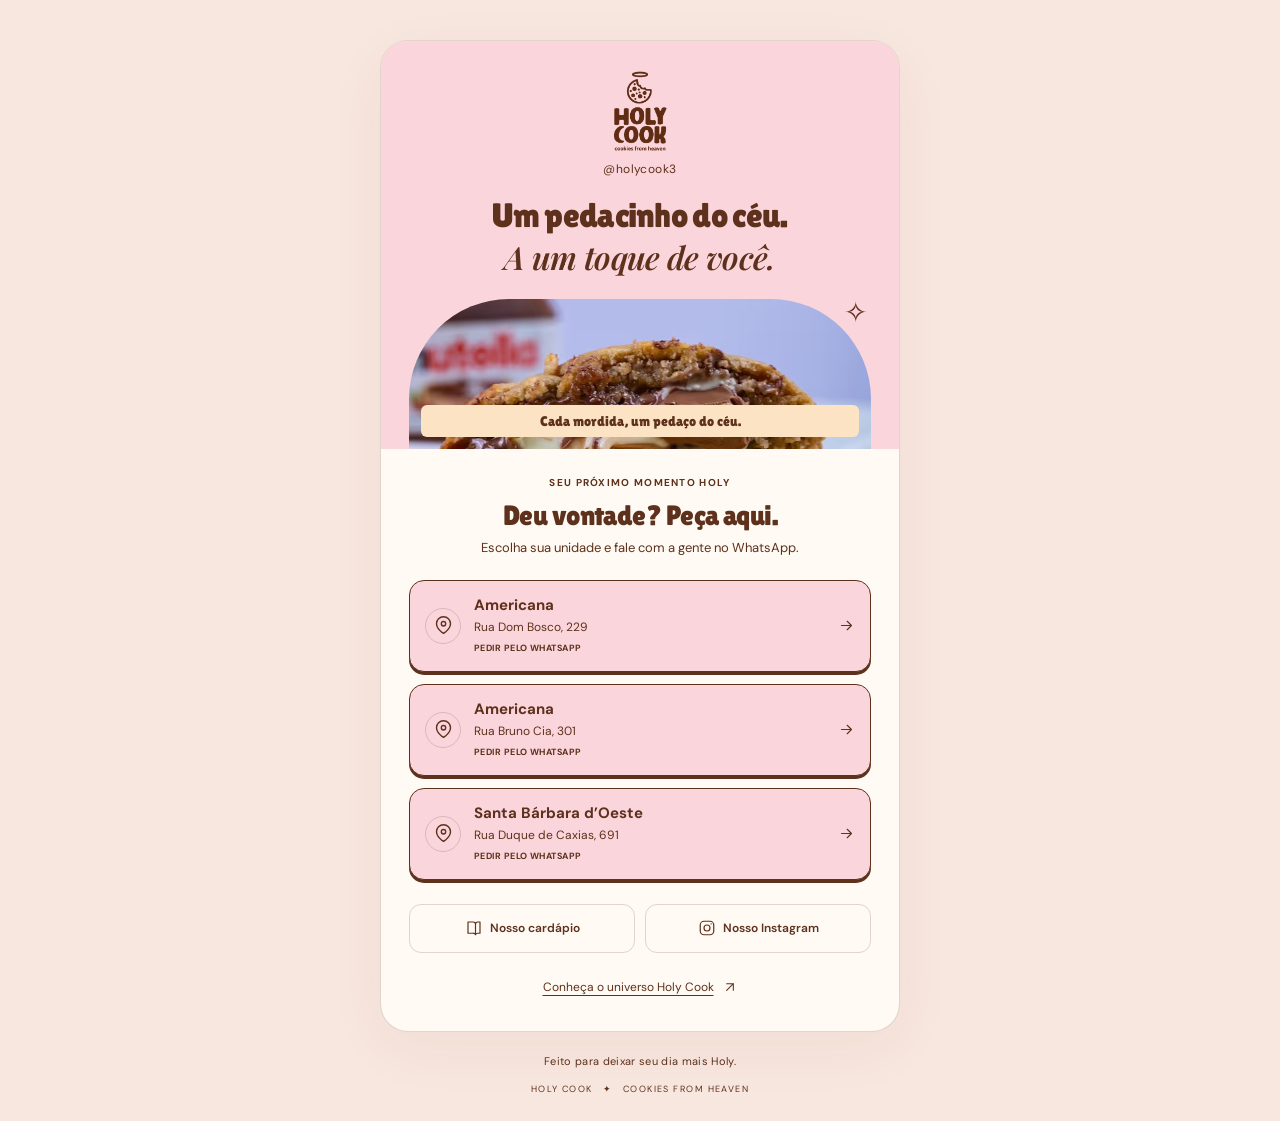
<file: links/index.html>
<!doctype html>
<html lang="pt-BR">
<head>
  <meta charset="utf-8">
  <meta name="viewport" content="width=device-width, initial-scale=1">
  <meta name="theme-color" content="#fad5dc">
  <meta name="robots" content="noindex, nofollow">
  <meta name="description" content="Um pedacinho do céu, a um toque de você. Escolha sua unidade Holy Cook, peça pelo WhatsApp e explore nosso cardápio.">
  <title>Seus links, um pedacinho do céu | Holy Cook</title>
  <link rel="icon" type="image/svg+xml" href="../assets/favicon.svg">
  <link rel="stylesheet" href="../assets/fonts.css">
  <style>
    :root{--brown:#5e311c;--pink:#fad5dc;--cream:#fce3c4;--paper:#fffaf4;--line:#5e311c30}
    *{box-sizing:border-box}body{margin:0;color:var(--brown);background:#f8e7df;font:400 16px/1.5 'DM Sans',Arial,sans-serif;min-height:100svh;padding:40px 20px 24px}a{color:inherit;text-decoration:none}a{-webkit-tap-highlight-color:transparent;touch-action:manipulation}a:focus-visible{outline:3px solid var(--brown);outline-offset:4px}svg{width:24px;height:24px;flex-shrink:0;fill:none;stroke:currentColor;stroke-width:1.6;stroke-linecap:round;stroke-linejoin:round}img{display:block;max-width:100%}h1,h2,p{margin:0}.skip{position:absolute;top:-80px;left:16px;background:var(--paper);padding:12px;z-index:5}.skip:focus{top:10px}
    .topline{display:none}.page{width:100%;max-width:520px;margin:0 auto;background:var(--paper);border:1px solid var(--line);border-radius:28px;box-shadow:0 16px 60px #5e311c0d;overflow:hidden}.brand-side{text-align:center;position:relative;background:var(--pink);padding:26px 28px 0;min-width:0}.logo{width:88px;height:88px;object-fit:contain;margin:0 auto 5px}.handle{font-size:12px;letter-spacing:.04em}.intro{margin:18px 0 22px}h1{font:400 clamp(25px,6.4vw,34px)/1.12 'Lilita One',sans-serif;letter-spacing:-.02em;overflow-wrap:break-word}h1 em{display:block;font:600 italic clamp(25px,6.4vw,32px)/1.25 'Playfair Display',Georgia,serif;margin-top:3px}.photo{position:relative;width:100%;margin:0}.photo>img{width:100%;height:150px;object-fit:cover;object-position:center 53%;border-radius:100px 100px 0 0}.photo-label{position:absolute;bottom:12px;left:12px;right:12px;background:var(--cream);padding:7px 8px;font:400 14px/1.3 'Lilita One',sans-serif;border-radius:6px}.spark{position:absolute;top:0;right:4px;font-size:28px;line-height:1}
    .links-side{padding:26px 28px 22px;min-width:0}.eyebrow{font-size:10px;text-transform:uppercase;letter-spacing:.13em;font-weight:700;text-align:center}h2{font:400 28px/1.15 'Lilita One',sans-serif;letter-spacing:-.02em;margin:9px 0 7px;text-align:center}.hint{font-size:13px;text-align:center;max-width:320px;margin:0 auto 22px}.delivery{display:flex;align-items:center;gap:13px;border:1px solid var(--brown);border-radius:15px;padding:15px;background:var(--pink);margin-top:12px;box-shadow:0 3px 0 var(--brown);transition:transform .18s,box-shadow .18s,background .18s;min-height:91px}.delivery:hover{background:var(--cream);transform:translateY(-2px);box-shadow:0 5px 0 var(--brown)}.pin{width:36px;height:36px;display:grid;place-items:center;border:1px solid var(--line);border-radius:50%;flex-shrink:0}.pin svg{width:21px;height:21px}.details{flex:1;min-width:0}.city{font-size:15px;font-weight:700;display:block;line-height:1.3}.address{display:block;font-size:12px;margin-top:3px}.order{font-size:9px;font-weight:700;letter-spacing:.05em;text-transform:uppercase;display:block;margin-top:6px}.arrow{width:17px;height:17px}.explore{display:grid;grid-template-columns:minmax(0,1fr) minmax(0,1fr);gap:10px;margin-top:24px}.small-link{display:flex;align-items:center;justify-content:center;gap:7px;border:1px solid var(--line);border-radius:12px;min-height:49px;padding:8px 5px;font-size:12px;font-weight:600;transition:background .18s}.small-link svg{width:18px;height:18px}.small-link:hover{background:var(--cream)}.site-link{display:flex;justify-content:center;align-items:center;gap:8px;margin:12px auto 0;min-height:44px;font-size:12px;text-decoration:underline;text-underline-offset:4px;text-align:center}.site-link svg{width:16px;height:16px}footer{text-align:center;font-size:11px;letter-spacing:.03em;margin:21px 0 14px}.footer-star{display:none}.bottom-band{color:var(--brown);text-align:center;font-size:9px;letter-spacing:.16em;text-transform:uppercase}
    @media(max-width:560px){body{padding:16px 12px 20px}.page{border-radius:23px}.brand-side{padding:23px 20px 0}.links-side{padding:23px 20px 18px}.photo>img{height:130px}.intro{margin:16px 0 20px}.delivery{padding:14px 12px;gap:10px}.city{font-size:14px}.address{font-size:12px}h2{font-size:26px}}
    @media(max-width:360px){.brand-side{padding-inline:15px}.links-side{padding-inline:15px}.pin{width:30px;height:30px}.delivery{gap:8px}.small-link{font-size:11px;gap:5px}.photo-label{font-size:12px}}
    @media(prefers-reduced-motion:reduce){*{transition:none!important}}
  </style>
</head>
<body>
  <a class="skip" href="#pedir">Pular para os links de delivery</a>
  <div class="topline" aria-hidden="true"></div>
  <main class="page">
    <section class="brand-side" aria-label="Holy Cook">
      <img class="logo" src="../assets/images/01_marca/logo-holy-cook-marrom-transparente.png" alt="Holy Cook — cookies from heaven" width="116" height="116">
      <p class="handle">@holycook3</p>
      <div class="intro"><h1>Um pedacinho do céu.<em>A um toque de você.</em></h1></div>
      <div class="photo">
        <img src="../assets/images/03_cardapio/01_cookies/cookie-kinder-com-nutella.jpg" alt="Cookie aberto com recheio de Kinder e Nutella" width="620" height="580" fetchpriority="high">
        <span class="spark" aria-hidden="true">✧</span><span class="photo-label">Cada mordida, um pedaço do céu.</span>
      </div>
    </section>
    <section class="links-side" id="pedir" aria-labelledby="delivery-title">
      <p class="eyebrow">Seu próximo momento Holy</p>
      <h2 id="delivery-title">Deu vontade? Peça aqui.</h2>
      <p class="hint">Escolha sua unidade e fale com a gente no WhatsApp.</p>
      <a class="delivery" href="https://wa.me/message/MYB4XLHGYJ3DG1" target="_blank" rel="noopener noreferrer" aria-label="Pedir pelo WhatsApp: Americana, Rua Dom Bosco, 229 (abre em nova aba)">
        <span class="pin" aria-hidden="true"><svg viewBox="0 0 24 24"><path d="M20 10c0 6-8 11-8 11S4 16 4 10a8 8 0 1 1 16 0Z"/><circle cx="12" cy="10" r="2.5"/></svg></span>
        <span class="details"><span class="city">Americana</span><span class="address">Rua Dom Bosco, 229</span><span class="order">Pedir pelo WhatsApp</span></span>
        <svg class="arrow" viewBox="0 0 24 24" aria-hidden="true"><path d="M5 12h14m-6-6 6 6-6 6"/></svg>
      </a>
      <a class="delivery" href="https://wa.me/5519998523099" target="_blank" rel="noopener noreferrer" aria-label="Pedir pelo WhatsApp: Americana, Rua Bruno Cia, 301 (abre em nova aba)">
        <span class="pin" aria-hidden="true"><svg viewBox="0 0 24 24"><path d="M20 10c0 6-8 11-8 11S4 16 4 10a8 8 0 1 1 16 0Z"/><circle cx="12" cy="10" r="2.5"/></svg></span>
        <span class="details"><span class="city">Americana</span><span class="address">Rua Bruno Cia, 301</span><span class="order">Pedir pelo WhatsApp</span></span>
        <svg class="arrow" viewBox="0 0 24 24" aria-hidden="true"><path d="M5 12h14m-6-6 6 6-6 6"/></svg>
      </a>
      <a class="delivery" href="https://wa.me/5519997583008" target="_blank" rel="noopener noreferrer" aria-label="Pedir pelo WhatsApp: Santa Bárbara d’Oeste, Rua Duque de Caxias, 691 (abre em nova aba)">
        <span class="pin" aria-hidden="true"><svg viewBox="0 0 24 24"><path d="M20 10c0 6-8 11-8 11S4 16 4 10a8 8 0 1 1 16 0Z"/><circle cx="12" cy="10" r="2.5"/></svg></span>
        <span class="details"><span class="city">Santa Bárbara d’Oeste</span><span class="address">Rua Duque de Caxias, 691</span><span class="order">Pedir pelo WhatsApp</span></span>
        <svg class="arrow" viewBox="0 0 24 24" aria-hidden="true"><path d="M5 12h14m-6-6 6 6-6 6"/></svg>
      </a>
      <nav class="explore" aria-label="Mais da Holy Cook">
        <a class="small-link" href="../cardapio/"><svg viewBox="0 0 24 24" aria-hidden="true"><path d="M4 4h7a3 3 0 0 1 3 3v14a4 4 0 0 0-4-2H4zM14 7a3 3 0 0 1 3-3h3v15h-3a3 3 0 0 0-3 2"/></svg>Nosso cardápio</a>
        <a class="small-link" href="https://www.instagram.com/holycook3/" target="_blank" rel="noopener noreferrer" aria-label="Holy Cook no Instagram (abre em nova aba)"><svg viewBox="0 0 24 24" aria-hidden="true"><rect x="3" y="3" width="18" height="18" rx="5"/><circle cx="12" cy="12" r="4"/><path d="M17.5 6.5h.01"/></svg>Nosso Instagram</a>
      </nav>
      <a class="site-link" href="../a-holy-cook/">Conheça o universo Holy Cook <svg viewBox="0 0 24 24" aria-hidden="true"><path d="M7 17 17 7M7 7h10v10"/></svg></a>
    </section>
  </main>
  <footer><span class="footer-star" aria-hidden="true">✧</span>Feito para deixar seu dia mais Holy.</footer>
  <div class="bottom-band">Holy Cook &nbsp; ✦ &nbsp; Cookies from heaven</div>
</body>
</html>
</file>
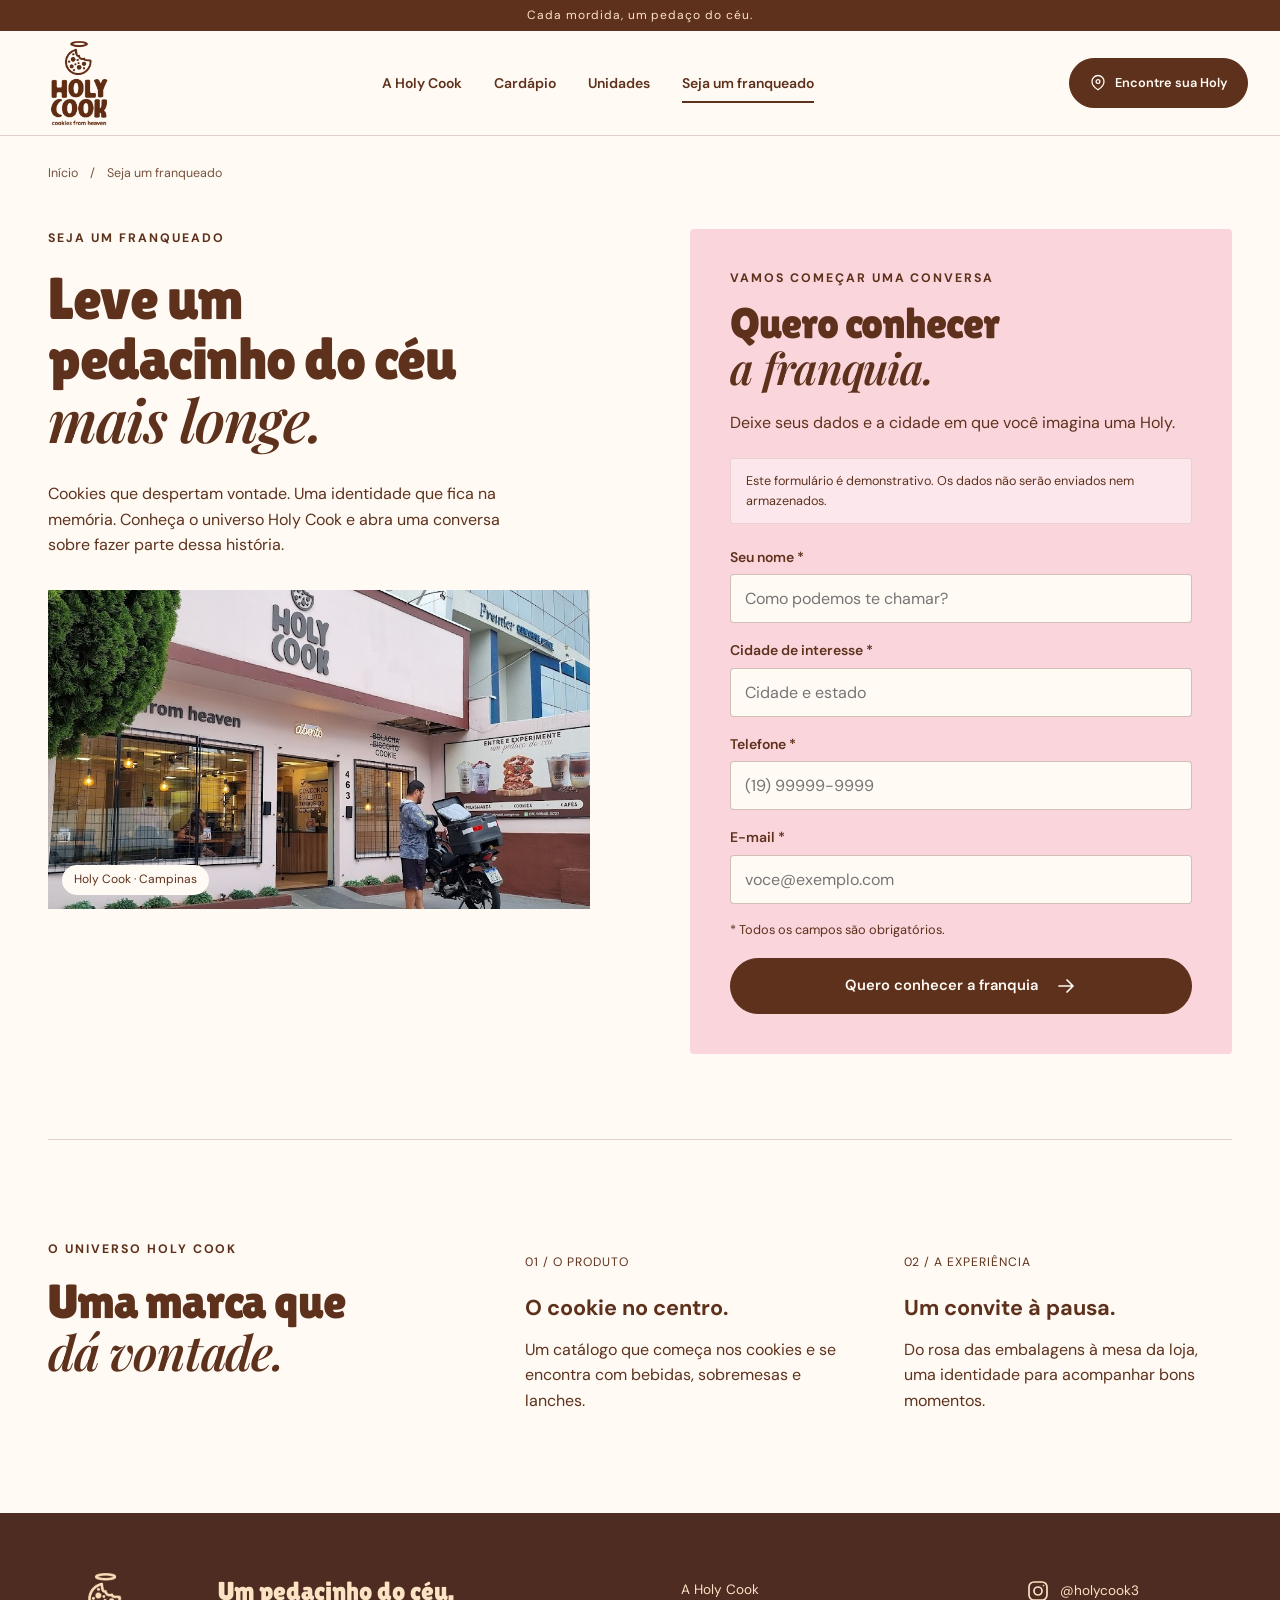
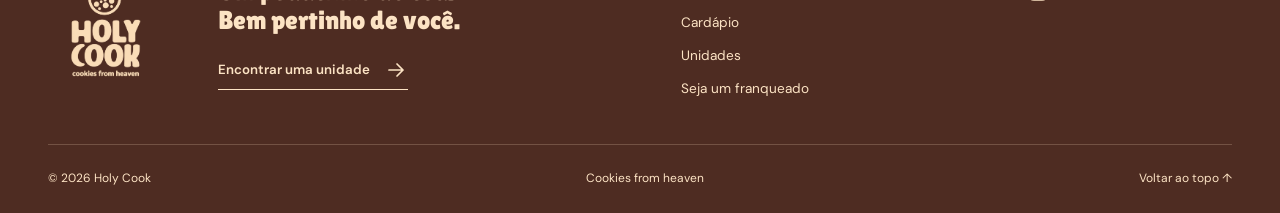
<file: seja-um-franqueado/index.html>
<!doctype html><html lang="pt-BR"><head><meta charset="utf-8"><meta name="viewport" content="width=device-width,initial-scale=1"><meta name="theme-color" content="#FAD5DC"><meta name="description" content="Conheça o universo Holy Cook e manifeste seu interesse em fazer parte da marca."><meta name="robots" content="noindex,nofollow"><title>Seja um franqueado | Holy Cook</title><link rel="icon" type="image/svg+xml" href="../assets/favicon.svg"><link rel="stylesheet" href="../assets/style.css"><script defer src="../assets/data.js"></script><script defer src="../assets/app.js"></script></head><body data-page="seja-um-franqueado" data-base="../"><a class="skip-link" href="#conteudo">Pular para o conteúdo</a><div class="top-note">Cada mordida, um pedaço do céu.</div><header class="site-header"><div class="header-inner"><a class="brand" href="../" aria-label="Holy Cook, início"><img class="brand-image" src="../assets/images/01_marca/logo-holy-cook-marrom-transparente.png" alt="Holy Cook — cookies from heaven" fetchpriority="high" loading="eager" decoding="async"></a><button class="menu-toggle" aria-label="Abrir menu" aria-expanded="false" aria-controls="main-nav"><svg class="icon " width="24" height="24" viewBox="0 0 24 24" fill="none" stroke="currentColor" stroke-width="1.7" stroke-linecap="round" stroke-linejoin="round" aria-hidden="true"><path d="M4 7h16M4 12h16M4 17h16"/></svg></button><nav id="main-nav" aria-label="Navegação principal"><a href="../a-holy-cook/"  class="">A Holy Cook</a><a href="../cardapio/"  class="">Cardápio</a><a href="../unidades/"  class="">Unidades</a><a href="../seja-um-franqueado/" aria-current="page" class="nav-franchise">Seja um franqueado<svg class="icon " width="24" height="24" viewBox="0 0 24 24" fill="none" stroke="currentColor" stroke-width="1.7" stroke-linecap="round" stroke-linejoin="round" aria-hidden="true"><path d="M5 12h14m-6-6 6 6-6 6"/></svg></a></nav><a class="button header-order" href="../unidades/"><svg class="icon " width="24" height="24" viewBox="0 0 24 24" fill="none" stroke="currentColor" stroke-width="1.7" stroke-linecap="round" stroke-linejoin="round" aria-hidden="true"><path d="M20 10c0 6-8 11-8 11S4 16 4 10a8 8 0 1 1 16 0Z"/><circle cx="12" cy="10" r="2.5"/></svg> Encontre sua Holy</a></div></header><main id="conteudo"><div class="breadcrumb container"><a href="../">Início</a><span aria-hidden="true">/</span><span>Seja um franqueado</span></div><section class="franchise-opening"><div class="container franchise-grid"><div class="franchise-copy"><p class="eyebrow">Seja um franqueado</p><h1>Leve um<br>pedacinho do céu<br><span class="serif">mais longe.</span></h1><p>Cookies que despertam vontade. Uma identidade que fica na memória. Conheça o universo Holy Cook e abra uma conversa sobre fazer parte dessa história.</p><div class="franchise-photo"><img class="" src="../assets/images/04_unidades/campinas-fachada-conego-nery.jpg" alt="Fachada da Holy Cook em Campinas" fetchpriority="high" loading="eager" decoding="async"><span>Holy Cook · Campinas</span></div></div><div class="franchise-form-wrap"><p class="eyebrow">Vamos começar uma conversa</p><h2>Quero conhecer<br><span class="serif">a franquia.</span></h2><p class="form-intro">Deixe seus dados e a cidade em que você imagina uma Holy.</p><div class="demo-notice" id="form-mode-notice">Este formulário é demonstrativo. Os dados não serão enviados nem armazenados.</div><form id="franchise-form" novalidate><div class="form-field"><label for="lead-name">Seu nome <span aria-hidden="true">*</span></label><input id="lead-name" name="nome" required autocomplete="name" maxlength="100" placeholder="Como podemos te chamar?" aria-describedby="error-nome"><span class="field-error" id="error-nome"></span></div><div class="form-field"><label for="lead-city">Cidade de interesse <span aria-hidden="true">*</span></label><input id="lead-city" name="cidade" required autocomplete="address-level2" maxlength="100" placeholder="Cidade e estado" aria-describedby="error-cidade"><span class="field-error" id="error-cidade"></span></div><div class="form-field"><label for="lead-phone">Telefone <span aria-hidden="true">*</span></label><input id="lead-phone" name="telefone" required type="tel" inputmode="tel" autocomplete="tel" maxlength="22" placeholder="(19) 99999-9999" aria-describedby="error-telefone"><span class="field-error" id="error-telefone"></span></div><div class="form-field"><label for="lead-email">E-mail <span aria-hidden="true">*</span></label><input id="lead-email" name="email" required type="email" autocomplete="email" maxlength="254" placeholder="voce@exemplo.com" aria-describedby="error-email"><span class="field-error" id="error-email"></span></div><p class="form-required">* Todos os campos são obrigatórios.</p><button type="submit" class="button">Quero conhecer a franquia <svg class="icon " width="24" height="24" viewBox="0 0 24 24" fill="none" stroke="currentColor" stroke-width="1.7" stroke-linecap="round" stroke-linejoin="round" aria-hidden="true"><path d="M5 12h14m-6-6 6 6-6 6"/></svg></button><p id="form-status" role="status" aria-live="polite" tabindex="-1"></p></form></div></div></section><section class="container franchise-values section"><div><p class="eyebrow">O universo Holy Cook</p><h2>Uma marca que<br><span class="serif">dá vontade.</span></h2></div><div class="franchise-value"><span>01 / O produto</span><h3>O cookie no centro.</h3><p>Um catálogo que começa nos cookies e se encontra com bebidas, sobremesas e lanches.</p></div><div class="franchise-value"><span>02 / A experiência</span><h3>Um convite à pausa.</h3><p>Do rosa das embalagens à mesa da loja, uma identidade para acompanhar bons momentos.</p></div></section></main><footer class="site-footer"><div class="container footer-main"><a class="footer-brand" href="../"><img class="brand-image" src="../assets/images/01_marca/logo-holy-cook-creme-transparente.png" alt="Holy Cook — cookies from heaven" fetchpriority="high" loading="eager" decoding="async"></a><div><p class="footer-title">Um pedacinho do céu.<br>Bem pertinho de você.</p><a class="text-link" href="../unidades/">Encontrar uma unidade <svg class="icon " width="24" height="24" viewBox="0 0 24 24" fill="none" stroke="currentColor" stroke-width="1.7" stroke-linecap="round" stroke-linejoin="round" aria-hidden="true"><path d="M5 12h14m-6-6 6 6-6 6"/></svg></a></div><nav aria-label="Navegação do rodapé"><a href="../a-holy-cook/">A Holy Cook</a><a href="../cardapio/">Cardápio</a><a href="../unidades/">Unidades</a><a href="../seja-um-franqueado/">Seja um franqueado</a></nav><a class="social-link" href="https://www.instagram.com/holycook3/" target="_blank" rel="noopener noreferrer" aria-label="Holy Cook no Instagram (abre em nova aba)"><svg class="icon " width="24" height="24" viewBox="0 0 24 24" fill="none" stroke="currentColor" stroke-width="1.7" stroke-linecap="round" stroke-linejoin="round" aria-hidden="true"><rect x="3" y="3" width="18" height="18" rx="5"/><circle cx="12" cy="12" r="4"/><path d="M17.5 6.5h.01"/></svg> @holycook3</a></div><div class="container footer-bottom"><span>© 2026 Holy Cook</span><span>Cookies from heaven</span><button class="plain-button" data-top>Voltar ao topo ↑</button></div></footer><dialog id="product-dialog" aria-labelledby="product-title"><button class="dialog-close" aria-label="Fechar detalhes"><svg class="icon " width="24" height="24" viewBox="0 0 24 24" fill="none" stroke="currentColor" stroke-width="1.7" stroke-linecap="round" stroke-linejoin="round" aria-hidden="true"><path d="m6 6 12 12M6 18 18 6"/></svg></button><div id="product-detail"><h2 id="product-title">Detalhes do produto</h2></div></dialog><div id="toast" class="toast" role="status" aria-live="polite"></div></body></html>
</file>
<file: assets/style.css>
@import url('./fonts.css');
:root{--chocolate:#5e311c;--brown:#4e2c22;--pink:#fad5dc;--cream:#fce3c4;--paper:#fffaf4;--white:#fff;--coral:#e87554;--line:rgba(94,49,28,.2);--display:'Lilita One','Arial Rounded MT Bold',sans-serif;--body:'DM Sans',Arial,sans-serif;--serif:'Playfair Display',Georgia,serif}
*{box-sizing:border-box}html{scroll-behavior:smooth;scroll-padding-top:120px}body{margin:0;background:var(--paper);color:var(--chocolate);font:400 1rem/1.6 var(--body)}body:has(dialog[open]){overflow:hidden}button,input,select,textarea{font:inherit}button,a,input{touch-action:manipulation}button,a{-webkit-tap-highlight-color:transparent}button{cursor:pointer;color:inherit}a{color:inherit;text-decoration:none}img{display:block;max-width:100%;height:auto}button{border:0}button:disabled{cursor:wait;opacity:.6}button:focus-visible,a:focus-visible,input:focus-visible,summary:focus-visible{outline:3px solid var(--chocolate);outline-offset:5px}h1,h2,h3,p{margin:0}h1,h2{font-family:var(--display);font-weight:400;line-height:1.02;letter-spacing:-.025em}h2{font-size:clamp(2.8rem,4.8vw,4.6rem)}h3{line-height:1.2}p+p{margin-top:1em}.container{width:min(1280px,calc(100% - 96px));margin-inline:auto}.section{padding-block:100px}.eyebrow{font-size:.77rem;font-weight:700;letter-spacing:.16em;text-transform:uppercase;line-height:1.6}.icon{flex-shrink:0;vertical-align:middle}.button{display:inline-flex;align-items:center;justify-content:center;gap:16px;border:1px solid var(--chocolate);border-radius:99px;padding:15px 24px;min-height:54px;background:var(--chocolate);color:var(--paper);font-size:.92rem;font-weight:600;line-height:1.3;transition:background .2s,transform .2s,box-shadow .2s}.button:hover{background:var(--brown);transform:translateY(-2px);box-shadow:0 5px 0 #5e311c15}.button-light{background:var(--pink);color:var(--chocolate);border-color:var(--pink)}.button-light:hover{background:var(--cream)}.button-outline{color:var(--chocolate);background:transparent}.button-outline:hover{background:var(--pink)}.text-link{display:inline-flex;align-items:center;gap:14px;font-weight:600;font-size:.95rem;padding:7px 0;border-bottom:1px solid currentColor;line-height:1.3}.text-link:hover .icon{transform:translateX(4px)}.text-link .icon{transition:transform .2s}.serif{font-family:var(--serif);font-style:italic;font-weight:600}.top-note{background:var(--chocolate);color:var(--cream);font-size:.75rem;letter-spacing:.08em;text-align:center;padding:6px 20px}.site-header{position:sticky;top:0;z-index:30;background:var(--paper);border-bottom:1px solid var(--line)}.header-inner{height:104px;width:min(1380px,calc(100% - 64px));margin:auto;display:flex;align-items:center;gap:32px}.brand{width:94px;flex-shrink:0}.brand-image{width:100%;aspect-ratio:1;object-fit:contain}.site-header nav{display:flex;justify-content:center;align-items:center;gap:32px;flex:1}.site-header nav a{font-size:.86rem;font-weight:600;white-space:nowrap;padding-block:12px;position:relative}.site-header nav a[aria-current=page]:after{content:'';position:absolute;left:0;right:0;bottom:3px;height:2px;background:currentColor}.nav-franchise .icon{display:none}.header-order{font-size:.8rem;padding:12px 19px;min-height:46px;gap:8px}.header-order .icon{width:18px}.menu-toggle{display:none}.hero{background:var(--pink);overflow:hidden}.hero-grid{display:grid;grid-template-columns:1fr 1fr;gap:65px;align-items:center;padding-block:60px 65px}.hero-copy h1{font-size:clamp(4.5rem,6.6vw,6.4rem);margin-top:20px;line-height:.96}.hero-copy h1 span{font-family:var(--serif);font-weight:600;letter-spacing:-.055em}.hero-description{margin-top:28px;font-size:1.05rem;line-height:1.55}.hero-actions{margin-top:32px;display:flex;flex-wrap:wrap;align-items:center;gap:20px}.hero-actions .text-link{font-size:.86rem}.hero-footnote{display:flex;align-items:center;gap:12px;margin-top:34px;font-size:.78rem}.small-line{width:29px;height:1px;background:currentColor}.hero-visual{position:relative;padding-bottom:28px}.hero-photo{width:100%;aspect-ratio:.93;object-fit:cover;border-radius:46% 46% 4px 4px}.round-sticker{position:absolute;right:-24px;top:24px;width:124px;height:124px;border-radius:50%;background:var(--cream);border:1px solid var(--chocolate);outline:7px solid var(--cream);display:flex;align-items:center;justify-content:center;flex-direction:column;transform:rotate(12deg);text-align:center;box-shadow:0 4px 15px #0001}.round-sticker span{font-size:.58rem;font-weight:700;letter-spacing:.16em}.round-sticker strong{font-family:var(--display);font-size:1.4rem;line-height:1.04;margin-block:6px;font-weight:400}.photo-caption{display:block;font-size:.72rem;position:absolute;bottom:0;right:0}.ribbon{width:100%;overflow:hidden;background:var(--chocolate);color:var(--cream);font-size:.82rem;font-weight:500;letter-spacing:.18em}.ribbon-track{display:flex;width:max-content;will-change:transform;animation:ribbon-scroll 32s linear infinite}.ribbon-group{display:flex;align-items:center;flex-shrink:0;gap:40px;padding:18px 40px 18px 0;white-space:nowrap}.ribbon span{flex-shrink:0}@keyframes ribbon-scroll{to{transform:translateX(-50%)}}@media(prefers-reduced-motion:reduce){.ribbon-track{animation:none}}.section-heading{display:flex;justify-content:space-between;align-items:flex-end;gap:30px;margin-bottom:40px}.section-heading .eyebrow{margin-bottom:14px}.section-heading>.text-link{margin-bottom:8px}.product-grid{display:grid;grid-template-columns:repeat(4,minmax(0,1fr));gap:22px}.product-card{min-width:0}.product-open{padding:0;background:none;text-align:left;width:100%;display:block}.product-photo{aspect-ratio:1;overflow:hidden;position:relative;background:var(--cream);border-radius:3px}.product-photo img{width:100%;height:100%;object-fit:cover;transition:transform .4s}.product-open:hover img{transform:scale(1.045)}.product-plus{display:grid;place-items:center;position:absolute;bottom:14px;right:14px;width:38px;height:38px;background:var(--paper);border-radius:50%;transition:background .2s,transform .2s}.product-open:hover .product-plus{background:var(--pink);transform:rotate(90deg)}.product-info{padding:20px 0 12px}.product-info .eyebrow{font-size:.66rem;letter-spacing:.09em;opacity:.75}.product-info h3{font-size:1.14rem;margin-top:5px;font-weight:700}.product-discover{display:none}.quiet-note{font-size:.82rem;opacity:.8;margin-top:24px}.site-footer{background:var(--brown);color:var(--cream);padding:54px 0 20px}.footer-main{display:grid;grid-template-columns:120px 1.4fr 1fr .7fr;gap:50px;align-items:start}.footer-brand{width:115px}.footer-title{font-size:1.6rem;font-family:var(--display);line-height:1.12;max-width:300px;margin:10px 0 16px}.site-footer .text-link{font-size:.83rem}.site-footer nav{display:grid;gap:11px;font-size:.85rem;padding-top:12px}.social-link{display:flex;align-items:center;gap:10px;font-size:.85rem;padding-top:12px}.footer-bottom{display:flex;align-items:center;justify-content:space-between;border-top:1px solid #fce3c435;margin-top:45px;padding-top:20px;font-size:.72rem}.plain-button{background:none;color:inherit;padding:4px 0}.skip-link{position:fixed;left:12px;top:-100px;background:var(--brown);color:var(--paper);padding:12px;z-index:1000}.skip-link:focus{top:8px}.toast{position:fixed;bottom:25px;left:50%;transform:translateX(-50%);background:var(--brown);color:var(--paper);z-index:100;max-width:min(540px,90%);padding:16px 24px;border-radius:8px;display:none}.toast.visible{display:block}dialog{border:0;padding:0;background:var(--paper);color:var(--chocolate);width:min(850px,calc(100% - 32px));max-height:90dvh;border-radius:12px;box-shadow:0 20px 90px #0003}dialog::backdrop{background:#2c180fb3;backdrop-filter:blur(4px)}.dialog-close{position:absolute;right:14px;top:14px;width:42px;height:42px;border-radius:50%;display:grid;place-items:center;background:var(--paper);z-index:2;border:1px solid var(--line)}.detail-layout{display:grid;grid-template-columns:1fr 1fr}.detail-image{width:100%;height:100%;min-height:380px;object-fit:contain;background:#fff}.detail-copy{padding:58px 36px 38px}.detail-copy h2{font-size:2.5rem;margin:10px 0 20px}.detail-copy p{font-size:.94rem}.detail-copy .button{margin-top:24px;width:100%}.detail-copy .text-link{font-size:.8rem;margin-top:12px}.detail-copy .quiet-note{font-size:.75rem}
@media(min-width:1600px){.hero-grid{gap:70px}.hero-photo{max-height:610px}.hero-copy h1{font-size:6rem}}
@media(max-width:1100px){.container{width:calc(100% - 64px)}.site-header nav{gap:22px}.header-inner{gap:20px}.header-order{display:none}.hero-grid{gap:38px}.hero-copy h1{font-size:5.2rem}.hero-actions{gap:14px}.hero-actions .button{font-size:.84rem}.footer-main{grid-template-columns:100px 1.3fr 1fr;gap:30px}.social-link{grid-column:2}.section{padding-block:76px}}
@media(max-width:760px){.container{width:calc(100% - 40px)}.header-inner{width:calc(100% - 32px);height:80px;justify-content:space-between}.brand{width:71px}.header-order{display:inline-flex;margin-left:auto;padding:10px 14px;min-height:40px;font-size:.73rem}.header-order .icon{width:16px}.menu-toggle{display:grid;place-items:center;order:3;background:transparent;padding:9px}.site-header nav{display:none;position:absolute;top:80px;left:0;right:0;background:var(--paper);box-shadow:0 10px 20px #4e2c2210;padding:20px 28px;align-items:stretch;gap:3px;border-top:1px solid var(--line)}.site-header nav.is-open{display:flex;flex-direction:column}.site-header nav a{font-size:1rem}.site-header nav a[aria-current=page]:after{right:auto;width:40px}.top-note{font-size:.68rem;padding:5px 14px}.hero-grid{grid-template-columns:1fr;gap:30px;padding-block:35px 34px}.hero-copy h1{font-size:clamp(3.6rem,12.5vw,5.8rem);margin-top:14px}.hero-copy h1 br:nth-of-type(2){display:none}.hero-copy h1 span:before{content:' '}.hero-description{font-size:.96rem;margin-top:19px}.hero-description br{display:none}.hero-actions{margin-top:23px;gap:18px}.hero-actions .button{font-size:.86rem}.hero-footnote{display:none}.hero-visual{width:87%;margin:auto}.hero-photo{aspect-ratio:1.18;border-radius:44% 44% 3px 3px;object-position:50% 43%}.round-sticker{width:96px;height:96px;right:-15px;top:15px;outline-width:5px}.round-sticker strong{font-size:1.12rem;margin-block:4px}.round-sticker span{font-size:.48rem}.photo-caption{font-size:.62rem;right:0}.ribbon{font-size:.68rem}.ribbon-group{gap:24px;padding:14px 24px 14px 0}.ribbon-track{animation-duration:26s}.section{padding-block:55px}h2{font-size:2.7rem}.section-heading{margin-bottom:25px;gap:16px;align-items:flex-start;flex-wrap:wrap}.section-heading .text-link{font-size:.83rem}.product-grid{grid-template-columns:repeat(2,minmax(0,1fr));gap:20px 14px}.product-info{padding-top:12px}.product-info h3{font-size:1rem}.product-info .eyebrow{font-size:.58rem}.product-plus{width:32px;height:32px;bottom:10px;right:10px}.product-plus .icon{width:18px}.quiet-note{font-size:.76rem}.footer-main{grid-template-columns:80px 1fr;gap:25px}.footer-brand{width:80px}.footer-title{font-size:1.5rem;margin-top:0}.site-footer nav{grid-column:1/-1;display:grid;grid-template-columns:1fr 1fr;border-top:1px solid #fce3c435;padding-top:24px}.social-link{grid-column:1/-1;padding-top:0}.footer-bottom{gap:12px;flex-wrap:wrap;font-size:.65rem;margin-top:28px}.detail-layout{grid-template-columns:1fr}.detail-image{min-height:0;height:280px}.detail-copy{padding:28px}.detail-copy h2{font-size:2.2rem}.detail-copy .button{margin-top:20px}}
.sr-only{position:absolute;width:1px;height:1px;padding:0;margin:-1px;overflow:hidden;clip:rect(0,0,0,0);white-space:nowrap;border:0}[hidden]{display:none!important}.experience-section{background:var(--cream);padding:85px 0}.experience-grid{display:grid;grid-template-columns:1fr 1fr;gap:100px;align-items:center}.experience-images{position:relative;padding:0 70px 70px 0}.experience-main{width:100%;aspect-ratio:.88;object-fit:cover;border-radius:48% 48% 4px 4px}.experience-small{width:44%;aspect-ratio:1;object-fit:cover;position:absolute;right:0;bottom:0;border:8px solid var(--cream);transform:rotate(8deg)}.image-label{font-family:var(--serif);font-size:1rem;font-style:italic;position:absolute;bottom:20px;left:0;max-width:55%;line-height:1.2}.experience-copy h2{margin:18px 0 25px}.experience-copy p:not(.eyebrow){max-width:420px}.experience-copy .button{margin-top:28px}.story-teaser{display:grid;grid-template-columns:1fr 1fr;gap:90px;align-items:center}.story-teaser h2{margin-top:15px}.story-teaser>div:last-child{max-width:440px}.story-teaser .text-link{margin-top:25px}.location-teaser{background:var(--brown);color:var(--cream);padding:70px 0}.location-grid{display:grid;grid-template-columns:1fr 1fr;align-items:center;gap:100px}.location-grid h2{margin:18px 0 24px}.location-grid p:not(.eyebrow){max-width:340px}.location-grid .button{margin-top:30px}.location-grid figure{margin:0}.location-grid img{aspect-ratio:1.35;object-fit:cover;object-position:center 40%;border-radius:3px}.location-grid figcaption{font-size:.74rem;margin-top:10px;opacity:.8}.franchise-strip{display:flex;align-items:center;justify-content:space-between;gap:40px;padding-block:70px}.franchise-strip h2{margin-top:16px;font-size:3.5rem}.breadcrumb{display:flex;gap:12px;padding-top:28px;font-size:.78rem;color:#77533f}.breadcrumb a:hover{text-decoration:underline}.page-intro{display:flex;align-items:flex-end;justify-content:space-between;gap:50px;padding-block:38px 55px}.page-intro h1{font-size:clamp(3.5rem,5.7vw,5.6rem);margin-top:18px}.page-intro>p{max-width:365px;margin-bottom:8px;font-size:1.02rem}.catalog-section{padding-bottom:60px}.catalog-toolbar{border-top:1px solid var(--line);border-bottom:1px solid var(--line);padding:22px 0;display:flex;gap:20px;align-items:center;flex-wrap:wrap}.category-filters{display:flex;gap:9px;flex-wrap:wrap;flex:1}.filter{background:transparent;border:1px solid var(--line);border-radius:30px;padding:10px 16px;font-size:.84rem;white-space:nowrap;min-height:42px;transition:background .2s}.filter.active{background:var(--chocolate);color:var(--paper);border-color:var(--chocolate)}.filter:not(.active):hover{background:var(--pink)}.search-field{display:flex;align-items:center;border-bottom:1px solid var(--chocolate);gap:8px;padding:8px 0;max-width:220px}.search-field input{border:0;background:none;width:100%;min-width:0;color:var(--chocolate);outline:none;font-size:.85rem}.search-field:focus-within{outline:2px solid var(--chocolate);outline-offset:5px}.search-field .icon{width:19px}.catalog-meta{display:flex;justify-content:space-between;gap:20px;font-size:.78rem;margin:25px 0 30px}.catalog-meta p+p{margin-top:0}.catalog-section .product-grid{row-gap:30px}.catalog-section .product-photo{aspect-ratio:1.12}.catalog-section .product-info h3{font-size:1.02rem}.text-product{display:flex;align-items:center;padding:26px;border:1px solid var(--line);border-radius:4px;background:var(--cream);min-height:180px}.text-product .product-discover{display:flex;align-items:center;gap:10px;margin-top:20px;font-size:.84rem}.empty-state{padding:65px 25px;text-align:center;max-width:650px;margin:auto}.empty-state h2{font-size:2.6rem}.empty-state p{margin:16px 0 25px}.menu-bottom{margin-top:60px;padding:40px;background:var(--pink);display:flex;align-items:center;justify-content:space-between;gap:30px}.menu-bottom h2{font-size:2.6rem}.menu-bottom p{font-size:.9rem;margin-top:10px}.about-opening{display:grid;grid-template-columns:1.15fr 1fr;gap:90px;align-items:center;padding-block:45px 85px}.about-opening h1{font-size:clamp(3.4rem,5.5vw,5.4rem);margin:20px 0 28px}.lead{font-size:1.12rem;max-width:370px}.about-product{position:relative;padding-bottom:22px}.about-product img{width:100%;aspect-ratio:.95;object-fit:cover;border-radius:46% 46% 3px 3px}.photo-tag{position:absolute;bottom:4px;left:30px;right:30px;text-align:center;background:var(--pink);padding:14px;font:1.2rem var(--display);transform:rotate(-4deg)}.story-section{background:var(--pink);padding:75px 0}.story-grid{display:grid;grid-template-columns:1fr 1.2fr;gap:110px;align-items:center}.year-mark{display:flex;flex-direction:column;align-items:flex-start}.year-mark strong{font:clamp(6rem,10vw,10rem)/1 var(--display);letter-spacing:-.06em}.year-mark>span:last-child{font-family:var(--serif);font-size:1.65rem;font-style:italic}.story-grid h2{margin:20px 0 30px}.story-grid p{max-width:560px}.story-grid .text-link{margin-top:28px}.about-place{display:grid;grid-template-columns:1fr 1fr;gap:100px;align-items:center}.about-place figure{margin:0}.about-place figure img{width:100%;aspect-ratio:1.05;object-fit:cover}.about-place figcaption{font-size:.75rem;margin-top:9px}.about-place h2{margin:18px 0 25px}.about-place p{max-width:390px}.about-place .button{margin-top:26px}.instagram-band{background:var(--cream);padding:50px 0}.instagram-band>.container{display:flex;align-items:center;justify-content:space-between;gap:30px}.instagram-band h2{font-size:2.7rem;margin-top:12px;max-width:650px}.franchise-opening{padding:45px 0 85px}.franchise-grid{display:grid;grid-template-columns:1fr 1fr;gap:100px;align-items:start}.franchise-copy h1{font-size:clamp(3rem,4.6vw,4.7rem);margin:20px 0 28px}.franchise-copy>p:not(.eyebrow){max-width:470px}.franchise-photo{margin-top:32px;position:relative}.franchise-photo img{width:100%;aspect-ratio:1.7;object-fit:cover;object-position:50% 40%}.franchise-photo span{position:absolute;bottom:14px;left:14px;background:var(--paper);padding:5px 12px;font-size:.68rem;border-radius:30px}.franchise-form-wrap{padding:40px;background:var(--pink);border-radius:4px}.franchise-form-wrap h2{font-size:2.7rem;margin-top:12px}.form-intro{font-size:.9rem;margin-top:18px}.demo-notice{font-size:.79rem;background:#fff7;border:1px solid #5e311c20;border-radius:3px;padding:12px 15px;margin:22px 0}.form-field{margin-bottom:16px}.form-field label{display:block;font-size:.85rem;font-weight:600;margin-bottom:6px}.form-field input{border:1px solid #5e311c4a;background:var(--paper);border-radius:4px;padding:12px 14px;color:var(--brown);width:100%;height:49px;font-size:1rem}.form-field input[aria-invalid=true]{border:2px solid #a42b30}.field-error{display:block;color:#8b2128;font-size:.8rem;margin-top:4px}.field-error:empty{display:none}.form-required{font-size:.73rem;margin:0 0 18px}.franchise-form-wrap .button{width:100%}#form-status{font-size:.88rem;margin-top:16px}#form-status:empty{display:none}#form-status.success{padding:16px;background:var(--paper);border-left:3px solid var(--chocolate)}.franchise-values{border-top:1px solid var(--line);display:grid;grid-template-columns:1.3fr 1fr 1fr;gap:50px}.franchise-values h2{font-size:3rem;margin-top:18px}.franchise-value{padding-top:8px}.franchise-value>span{font-size:.76rem;text-transform:uppercase;letter-spacing:.08em}.franchise-value h3{font-size:1.35rem;margin:22px 0 15px}.franchise-value p{font-size:.92rem}.locator-section{padding-bottom:60px}.locator-controls{display:flex;gap:20px;align-items:center;padding:24px;background:var(--pink);border-radius:4px;flex-wrap:wrap}.location-search{display:flex;align-items:center;gap:12px;background:var(--paper);border:1px solid var(--line);padding:6px 6px 6px 17px;flex:1;min-width:230px;border-radius:99px}.location-search input{width:100%;min-width:0;border:0;outline:none;background:none;color:var(--chocolate);font-size:.95rem}.location-search:focus-within{outline:2px solid var(--chocolate);outline-offset:3px}.location-search .button{padding:12px 24px;min-height:44px}.control-or{font-size:.84rem}.clear-location{font-size:.82rem;text-decoration:underline}.locator-status{margin:22px 0;font-size:.88rem;min-height:1.6em}.locator-grid{display:grid;grid-template-columns:1fr 1.18fr;gap:32px;align-items:start}.unit-list{display:grid;gap:18px}.unit-card{border:1px solid var(--line);padding:25px;border-radius:4px;position:relative;background:var(--paper);scroll-margin-top:125px;transition:border-color .2s,background .2s}.unit-card.is-selected{border:2px solid var(--chocolate);padding:24px;background:#fce3c430}.unit-card-heading{display:flex;gap:16px;align-items:flex-start}.unit-card h2{font-family:var(--body);font-size:1.2rem;font-weight:700;letter-spacing:-.025em;margin-top:5px}.unit-card .eyebrow{font-size:.66rem;letter-spacing:.08em}.unit-number{border:1px solid var(--line);border-radius:50%;width:36px;height:36px;display:grid;place-items:center;flex-shrink:0;font-size:.8rem;margin-top:2px}.unit-address{font-size:.87rem;margin-top:18px;line-height:1.55}.unit-hours{font-size:.75rem;margin-top:9px;color:#76523e}.unit-actions{display:flex;flex-wrap:wrap;align-items:center;gap:15px;margin-top:20px}.small-button{font-size:.79rem;padding:10px 15px;min-height:43px;gap:9px}.small-button .icon{width:18px}.unit-actions .text-link{font-size:.77rem;gap:5px}.unit-actions .text-link .icon{width:18px}.unit-map-link{display:inline-flex;align-items:center;gap:5px;background:none;padding:0;margin-top:16px;font-size:.75rem;text-decoration:underline;text-underline-offset:3px}.unit-map-link .icon{width:16px;height:16px}.unit-thumb{width:95px;height:73px;object-fit:cover;float:right;margin-top:18px;margin-left:12px;border-radius:3px}.unit-distance{margin-left:auto;font-size:.7rem;white-space:nowrap}.map-panel{position:sticky;top:124px;background:var(--cream);border-radius:4px;overflow:hidden}.map-heading{display:flex;justify-content:space-between;align-items:center;padding:18px 22px}.map-heading .eyebrow{font-size:.7rem}#unit-map{height:480px;background:#eee8dc;isolation:isolate}.map-help,.map-delivery{font-size:.75rem;padding:14px 20px 0;line-height:1.5}.map-delivery{padding:0 20px 20px;margin-top:7px}.map-status{font-size:.78rem;padding:12px 20px;background:var(--paper);margin:0}.map-status:empty{display:none}.holy-marker{background:transparent;border:0}.holy-marker>span{display:grid;place-items:center;width:36px;height:36px;border-radius:50% 50% 50% 6px;transform:rotate(-45deg);background:var(--chocolate);color:var(--paper);border:2px solid var(--paper);box-shadow:0 3px 8px #4e2c2240}.holy-marker b{transform:rotate(45deg);font:600 12px var(--body)}.holy-marker.selected>span{background:var(--pink);color:var(--chocolate);border-color:var(--chocolate)}.leaflet-container{font-family:var(--body)!important}.leaflet-popup-content{line-height:1.6;font-size:13px}.leaflet-popup-content b{font-size:14px;color:var(--chocolate)}.network-note{display:flex;gap:20px;align-items:center;justify-content:center;border-top:1px solid var(--line);margin-top:40px;padding-top:30px;font-size:.9rem}.selected-product-note{padding:14px 20px;background:var(--cream);margin-bottom:22px;font-size:.85rem}.units-empty{padding:40px 24px;background:var(--pink);text-align:center}.units-empty h2{font-size:2rem}.units-empty p{margin:16px 0}.leaflet-control-attribution{font-size:11px!important}.site-footer a:focus-visible,.site-footer button:focus-visible{outline-color:var(--cream)}
@media(max-width:1100px){.experience-grid,.location-grid,.about-opening,.about-place,.story-grid,.franchise-grid{gap:50px}.franchise-form-wrap{padding:30px}.page-intro{gap:30px}.page-intro>p{max-width:295px}.locator-grid{gap:22px;grid-template-columns:1fr 1fr}.unit-card{padding:20px}.unit-card.is-selected{padding:19px}.unit-card h2{font-size:1.1rem}.unit-card-heading{gap:10px}.franchise-values{gap:35px}.franchise-values h2{font-size:2.5rem}}
@media(max-width:760px){.experience-section{padding:52px 0}.experience-grid{grid-template-columns:1fr;gap:40px}.experience-images{width:87%;margin:auto;padding-right:50px;padding-bottom:50px}.experience-main{aspect-ratio:1.04}.experience-copy h2{font-size:2.9rem}.experience-copy h2 br:nth-of-type(1){display:none}.experience-copy h2 br:nth-of-type(1):after{content:' '}.experience-copy .button{font-size:.87rem}.story-teaser{grid-template-columns:1fr;gap:24px}.story-teaser .text-link{margin-top:20px}.location-teaser{padding:50px 0}.location-grid{grid-template-columns:1fr;gap:35px}.location-grid img{aspect-ratio:1.35}.franchise-strip{padding-block:48px;align-items:flex-start;flex-direction:column;gap:26px}.franchise-strip h2{font-size:2.8rem}.breadcrumb{padding-top:22px;font-size:.72rem}.page-intro{padding-block:28px 35px;display:block}.page-intro h1{font-size:3.35rem;margin-top:13px}.page-intro>p{max-width:100%;font-size:.95rem;margin-top:22px}.page-intro>p br{display:none}.catalog-toolbar{padding:18px 0;gap:20px}.category-filters{flex-basis:100%;gap:7px}.filter{font-size:.77rem;padding:9px 13px;min-height:39px}.search-field{width:100%;max-width:none}.search-field input{font-size:1rem}.catalog-meta{flex-direction:column;gap:4px;margin:18px 0 23px;font-size:.72rem}.catalog-section .product-info h3{font-size:.95rem}.catalog-section .product-grid{row-gap:23px}.catalog-section .product-photo{aspect-ratio:1}.text-product{padding:18px;min-height:170px}.text-product .product-discover{font-size:.75rem}.menu-bottom{margin-top:35px;padding:28px;flex-direction:column;align-items:flex-start}.menu-bottom h2{font-size:2.2rem}.menu-bottom .button{font-size:.84rem}.empty-state{padding:45px 15px}.empty-state h2{font-size:2.3rem}.about-opening{grid-template-columns:1fr;gap:32px;padding-block:28px 52px}.about-opening h1{font-size:3.25rem}.lead{font-size:1rem;max-width:340px}.about-product{width:87%;margin:auto}.about-product img{aspect-ratio:1.07}.photo-tag{font-size:1rem;padding:12px;left:16px;right:16px}.story-section{padding:48px 0}.story-grid{grid-template-columns:1fr;gap:36px}.year-mark strong{font-size:7rem}.year-mark>span:last-child{font-size:1.4rem}.story-grid h2{font-size:2.7rem}.about-place{grid-template-columns:1fr;gap:35px}.about-place figure img{aspect-ratio:1.2}.instagram-band{padding:38px 0}.instagram-band>.container{flex-direction:column;align-items:flex-start;gap:20px}.instagram-band h2{font-size:2.3rem}.franchise-opening{padding-block:28px 50px}.franchise-grid{grid-template-columns:1fr;gap:35px}.franchise-copy h1{font-size:3.15rem}.franchise-copy>p:not(.eyebrow){font-size:.95rem}.franchise-photo{margin-top:25px}.franchise-form-wrap{padding:28px 22px}.franchise-form-wrap h2{font-size:2.5rem}.franchise-values{grid-template-columns:1fr;gap:36px}.franchise-value h3{margin:12px 0}.locator-controls{padding:15px;gap:12px}.location-search{flex-basis:100%;padding-left:12px}.location-search input{font-size:.9rem}.location-search .button{padding:10px 17px;font-size:.83rem;min-height:42px}.location-search>.icon{width:19px}.control-or{display:none}#use-location{min-height:42px;padding:10px 15px;font-size:.82rem}.locator-status{font-size:.8rem;margin-block:18px}.locator-grid{display:flex;flex-direction:column;gap:22px}.unit-list{width:100%}.map-panel{position:static;width:100%;order:-1}#unit-map{height:280px}.map-heading{padding:12px 16px}.map-help,.map-delivery{font-size:.69rem;padding-inline:16px}.map-help{padding-top:10px}.map-delivery{padding-bottom:12px}.unit-card h2{font-size:1.13rem}.unit-actions .small-button{font-size:.79rem}.network-note{flex-direction:column;gap:8px}.unit-thumb{width:86px;height:72px}}
.site-header nav a{font-size:.875rem}.product-info .eyebrow,.unit-card .eyebrow,.photo-caption,.location-grid figcaption,.about-place figcaption,.footer-bottom,.map-heading .eyebrow,.franchise-photo span{font-size:.75rem}.catalog-meta,.unit-hours,.map-help,.map-delivery,.unit-map-link,.form-required{font-size:.8rem}.form-field label,.filter,.unit-actions .text-link,.unit-distance,.locator-status{font-size:.875rem}.detail-copy p,.form-intro,.franchise-value p{font-size:1rem}.unit-address{font-size:.94rem}.text-product .product-info h3{font-size:1.15rem}.detail-layout:has(.detail-copy:only-child){grid-template-columns:1fr}.detail-layout:has(.detail-copy:only-child) .detail-copy{padding:50px}.mobile-map-toggle{display:none}.round-sticker span{font-size:.75rem;letter-spacing:.06em}
@media(max-width:760px){.hero-copy h1{font-size:clamp(2.65rem,12vw,4.8rem);line-height:1.01}.hero-copy h1 br:nth-of-type(2){display:initial}.hero-copy h1 span:before{content:none}.top-note,.photo-caption,.product-info .eyebrow,.footer-bottom,.map-help,.map-delivery,.round-sticker span{font-size:.75rem}.round-sticker strong{font-size:1.05rem}.header-order{font-size:.8rem;gap:5px}.header-inner{gap:12px}.menu-toggle{padding:8px}.hero-description,.page-intro>p,.franchise-copy>p:not(.eyebrow){font-size:1rem}.catalog-section .product-info h3{font-size:1rem}.search-field input,.location-search input{font-size:1rem}.catalog-meta{font-size:.8rem}.mobile-map-toggle{display:inline-flex;margin-bottom:20px;min-height:44px;font-size:.875rem}.map-panel{display:none}.map-panel.is-visible{display:block}.unit-map-link{min-height:36px}.filter{font-size:.83rem}.text-product .product-info h3{font-size:1.05rem}}
@media(prefers-reduced-motion:reduce){html{scroll-behavior:auto}*,*:before,*:after{animation:none!important;transition:none!important}}
</file>
<file: assets/fonts.css>
@font-face {
  font-family: 'DM Sans';
  font-style: normal;
  font-weight: 400;
  font-display: swap;
  src: url(./fonts/holy-font-1.ttf) format('truetype');
}
@font-face {
  font-family: 'DM Sans';
  font-style: normal;
  font-weight: 500;
  font-display: swap;
  src: url(./fonts/holy-font-2.ttf) format('truetype');
}
@font-face {
  font-family: 'DM Sans';
  font-style: normal;
  font-weight: 600;
  font-display: swap;
  src: url(./fonts/holy-font-3.ttf) format('truetype');
}
@font-face {
  font-family: 'DM Sans';
  font-style: normal;
  font-weight: 700;
  font-display: swap;
  src: url(./fonts/holy-font-4.ttf) format('truetype');
}
@font-face {
  font-family: 'Lilita One';
  font-style: normal;
  font-weight: 400;
  font-display: swap;
  src: url(./fonts/holy-font-5.ttf) format('truetype');
}
@font-face {
  font-family: 'Playfair Display';
  font-style: italic;
  font-weight: 600;
  font-display: swap;
  src: url(./fonts/holy-font-6.ttf) format('truetype');
}
</file>
